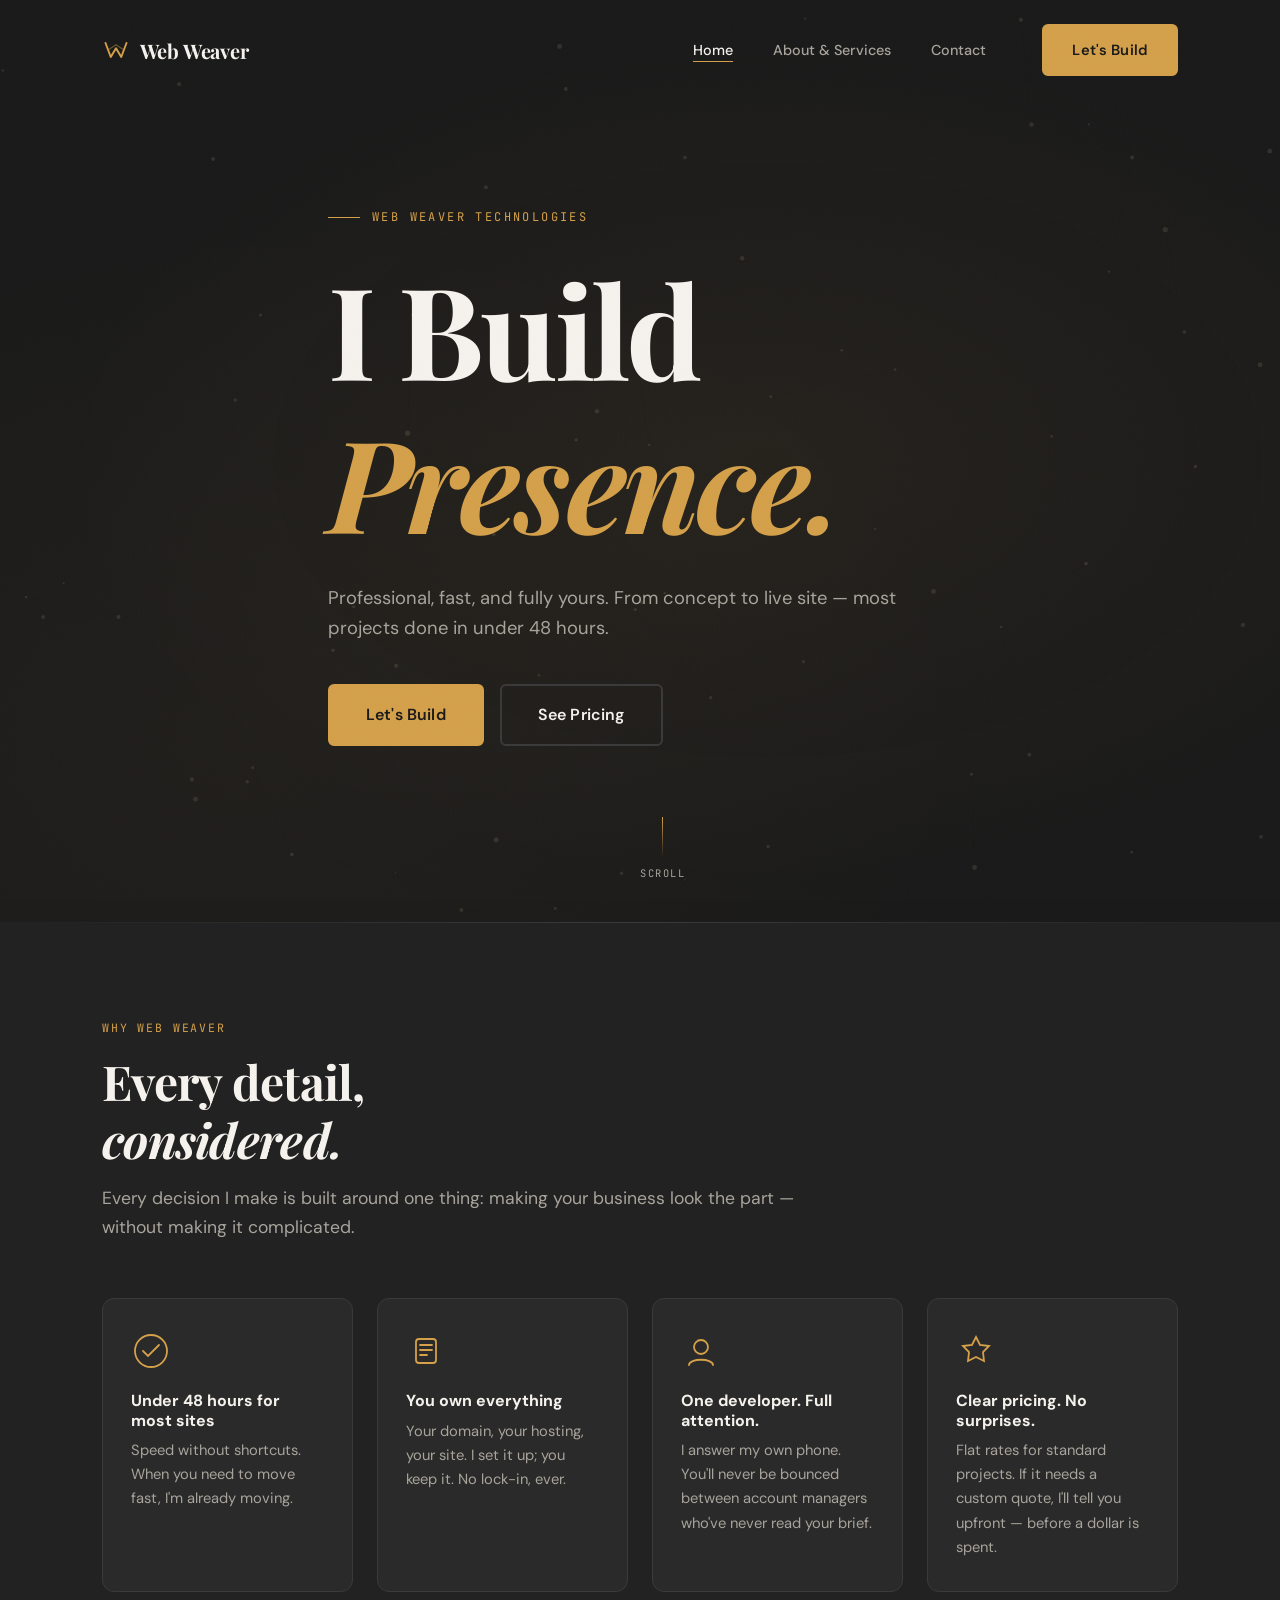
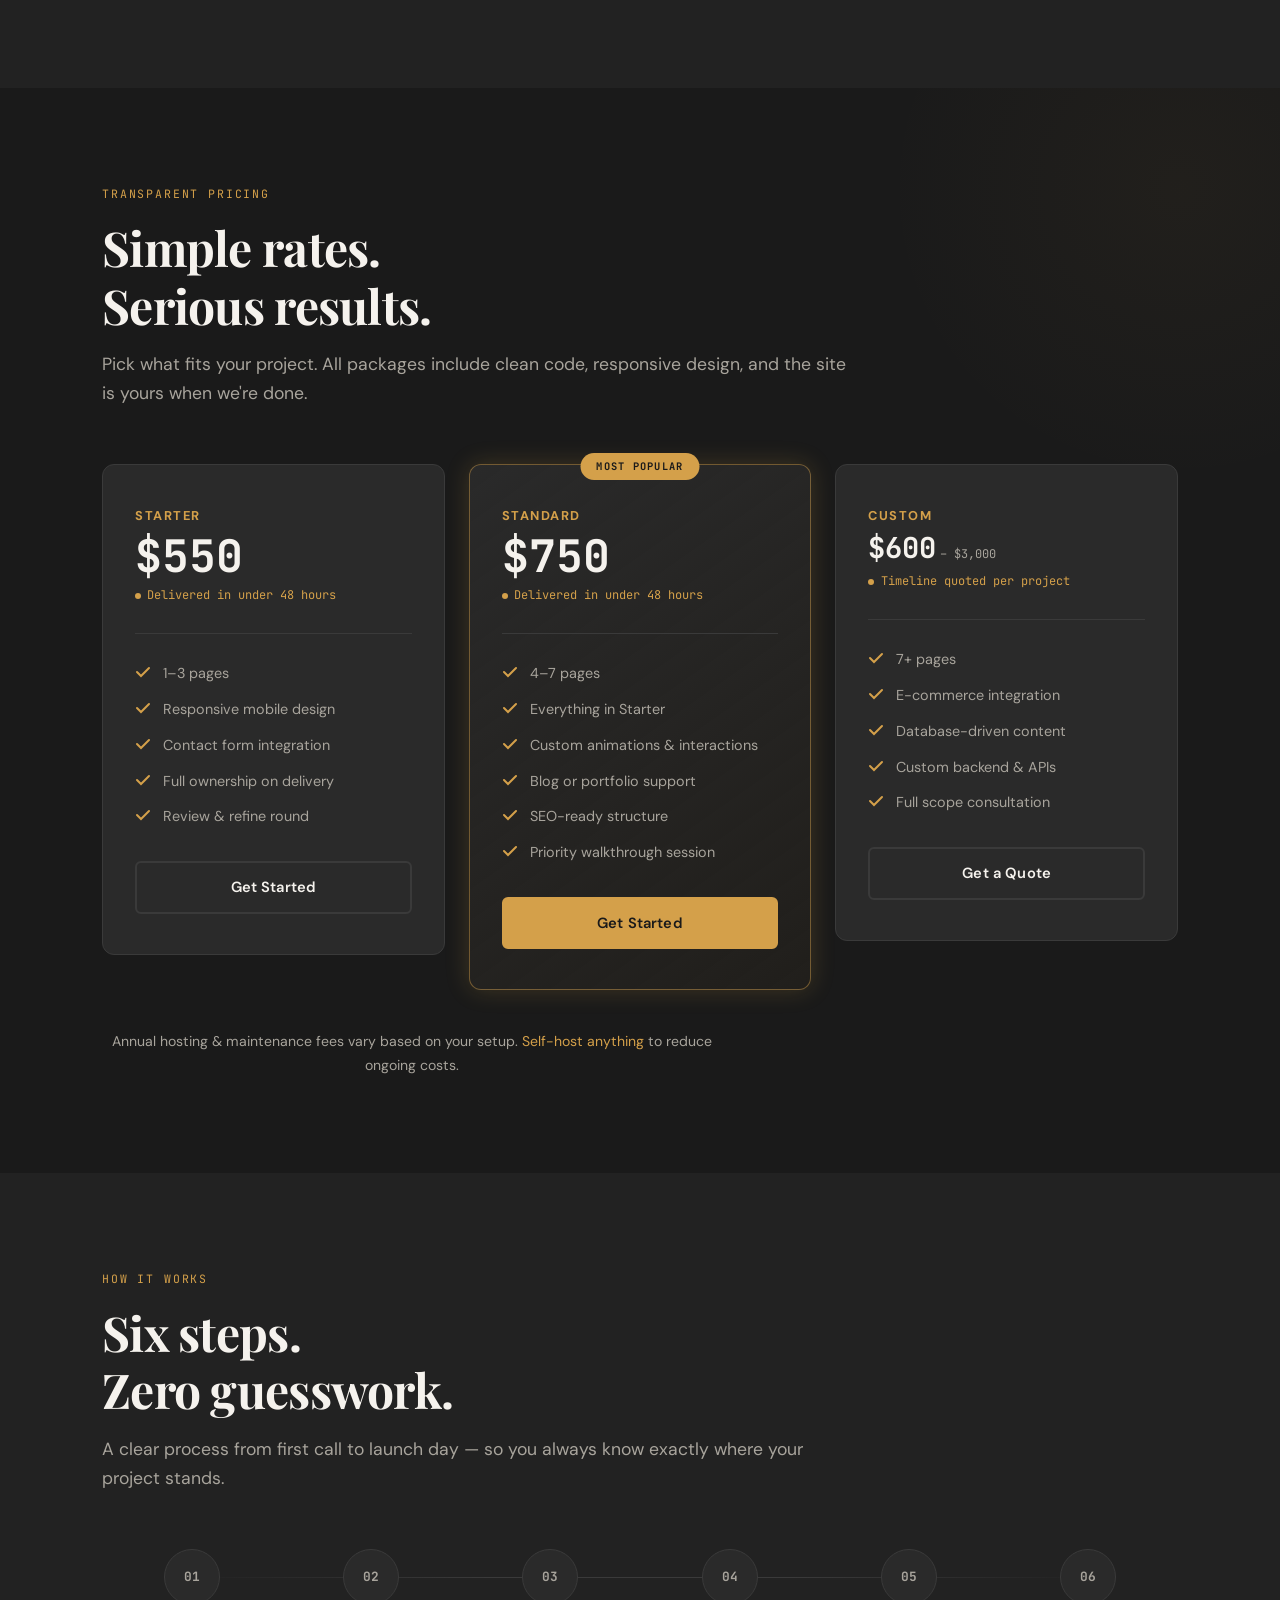
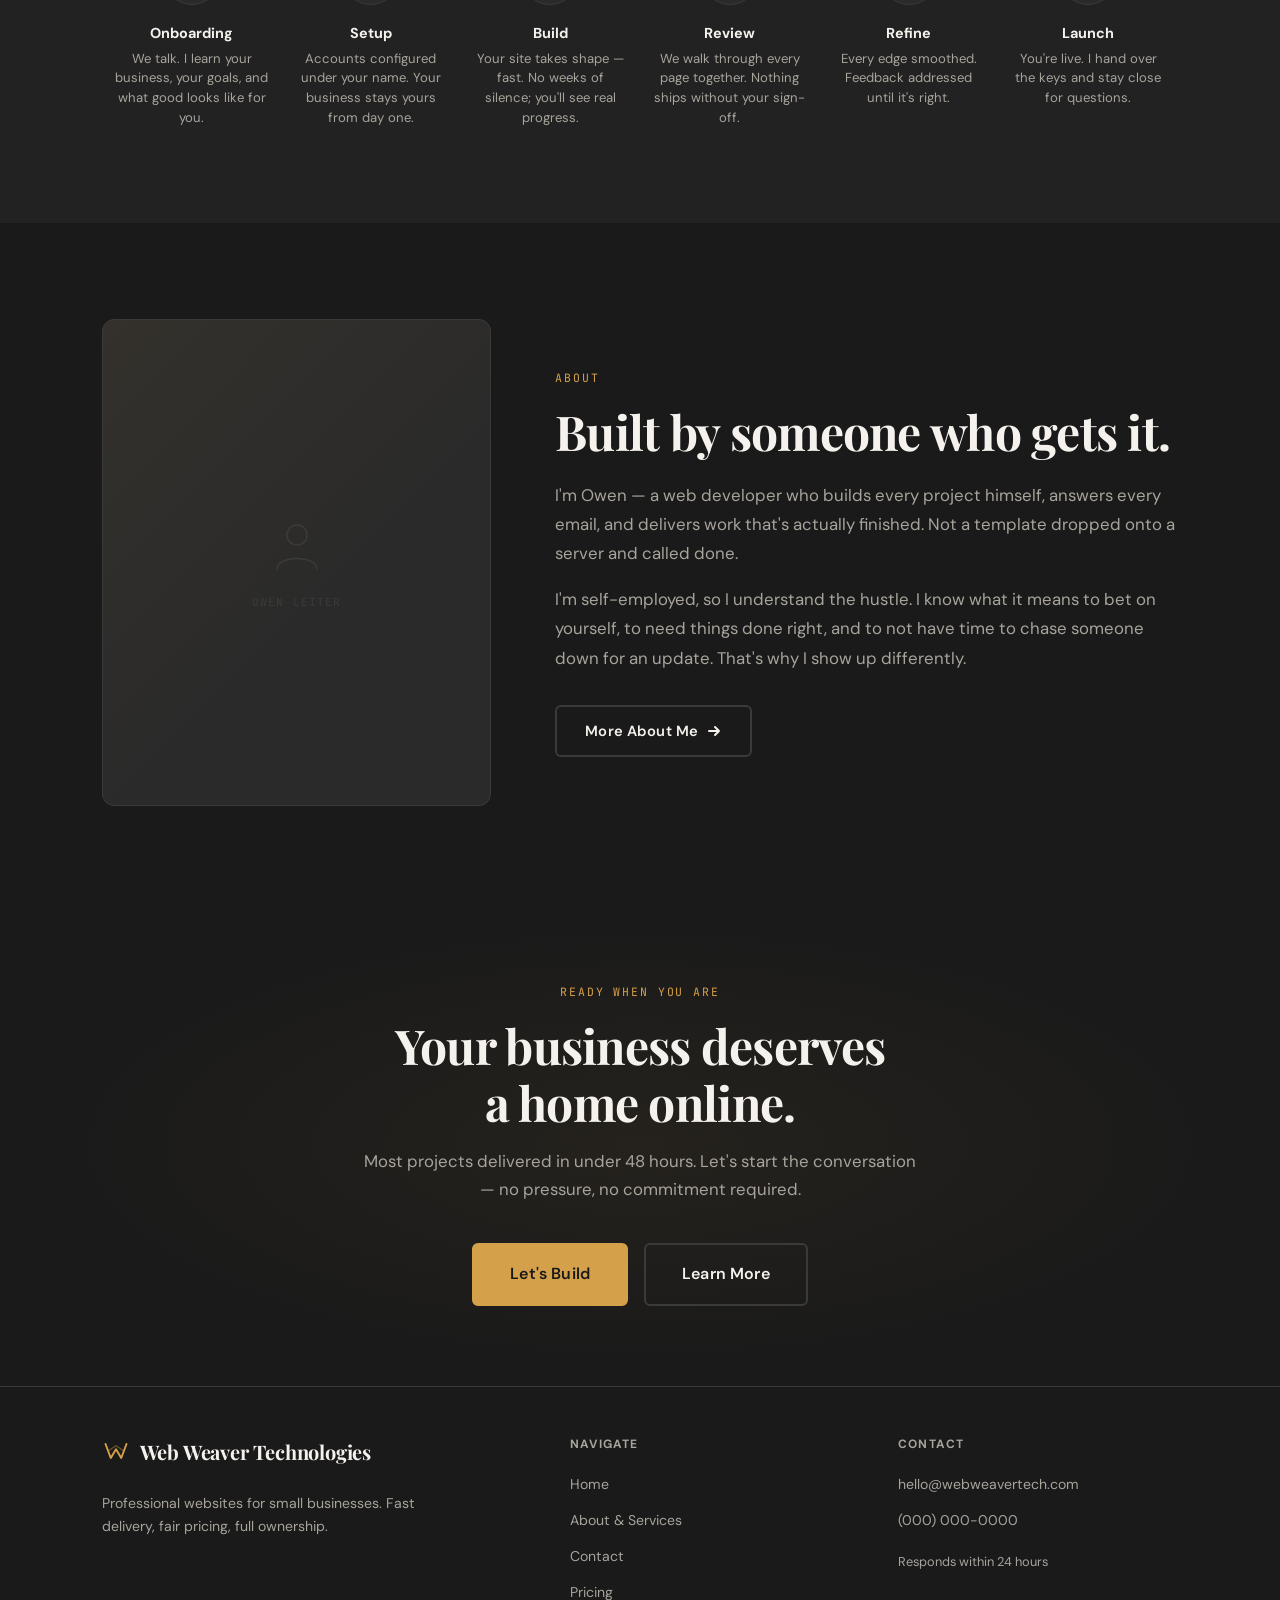
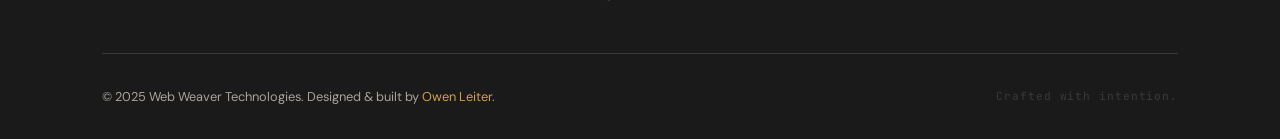
<file: index.html>
<!DOCTYPE html>
<html lang="en">
<head>
  <meta charset="UTF-8" />
  <meta name="viewport" content="width=device-width, initial-scale=1.0" />
  <meta name="description" content="Web Weaver Technologies — Professional websites delivered in under 48 hours. Built by Owen Leiter for small businesses that mean business." />
  <title>Web Weaver Technologies</title>

  <!-- Fonts -->
  <link rel="preconnect" href="https://fonts.googleapis.com" />
  <link rel="preconnect" href="https://fonts.gstatic.com" crossorigin />
  <link href="https://fonts.googleapis.com/css2?family=Playfair+Display:ital,wght@0,600;0,700;1,600;1,700&family=DM+Sans:wght@400;500;600;700&family=JetBrains+Mono:wght@400;700&display=swap" rel="stylesheet" />

  <link rel="stylesheet" href="css/style.css" />
</head>
<body>

  <!-- ── NAVIGATION ─────────────────────────── -->
  <nav class="nav" role="navigation" aria-label="Main navigation">
    <div class="nav__inner">
      <a href="index.html" class="nav__logo">
        <!-- Logo mark: woven W -->
        <div class="nav__logo-mark" aria-hidden="true">
          <svg viewBox="0 0 32 32" fill="none" xmlns="http://www.w3.org/2000/svg">
            <path d="M4 8 L10 24 L16 14 L22 24 L28 8" stroke="#d4a04a" stroke-width="2.2" stroke-linecap="round" stroke-linejoin="round"/>
            <path d="M7 16 L16 10 L25 16" stroke="#d4a04a" stroke-width="1.2" stroke-linecap="round" stroke-opacity="0.45"/>
          </svg>
        </div>
        Web Weaver
      </a>

      <ul class="nav__links" role="list">
        <li><a href="index.html" class="nav__link">Home</a></li>
        <li><a href="about.html" class="nav__link">About &amp; Services</a></li>
        <li><a href="contact.html" class="nav__link">Contact</a></li>
        <li class="nav__cta">
          <a href="contact.html" class="btn btn-primary">Let's Build</a>
        </li>
      </ul>

      <button class="nav__toggle" aria-label="Open menu" aria-expanded="false">
        <span></span><span></span><span></span>
      </button>
    </div>
  </nav>

  <!-- ── HERO ───────────────────────────────── -->
  <section class="hero" aria-label="Hero">
    <canvas id="hero-canvas" aria-hidden="true"></canvas>
    <div class="hero__gradient" aria-hidden="true"></div>

    <div class="hero__content container">
      <span class="hero__eyebrow">Web Weaver Technologies</span>

      <h1 class="hero__headline">
        I Build<br>
        <em>Presence.</em>
      </h1>

      <p class="hero__sub">
        Professional, fast, and fully yours. From concept to live site — most
        projects done in under 48 hours.
      </p>

      <div class="hero__ctas">
        <a href="contact.html" class="btn btn-primary btn-lg">Let's Build</a>
        <a href="#pricing" class="btn btn-ghost btn-lg">See Pricing</a>
      </div>
    </div>

    <div class="hero__scroll" aria-hidden="true">
      <div class="hero__scroll-line"></div>
      <span>Scroll</span>
    </div>
  </section>

  <!-- ── PITCH / VALUE PROPS ────────────────── -->
  <section class="pitch" id="pitch" aria-labelledby="pitch-heading">
    <div class="container">
      <div class="section-header" data-reveal>
        <span class="section-label">Why Web Weaver</span>
        <h2 id="pitch-heading">Every detail,<br><em>considered.</em></h2>
        <p>Every decision I make is built around one thing: making your business look the part — without making it complicated.</p>
      </div>

      <div class="pitch__grid" data-reveal>
        <div class="pitch__card" data-stagger>
          <div class="pitch__icon" aria-hidden="true">
            <svg viewBox="0 0 40 40" fill="none" xmlns="http://www.w3.org/2000/svg" stroke="currentColor" stroke-width="1.8" stroke-linecap="round">
              <circle cx="20" cy="20" r="16"/>
              <polyline points="12,20 17,25 28,14"/>
            </svg>
          </div>
          <h3>Under 48 hours for most sites</h3>
          <p>Speed without shortcuts. When you need to move fast, I'm already moving.</p>
        </div>

        <div class="pitch__card" data-stagger>
          <div class="pitch__icon" aria-hidden="true">
            <svg viewBox="0 0 40 40" fill="none" xmlns="http://www.w3.org/2000/svg" stroke="currentColor" stroke-width="1.8" stroke-linecap="round">
              <rect x="10" y="8" width="20" height="24" rx="3"/>
              <line x1="14" y1="14" x2="26" y2="14"/>
              <line x1="14" y1="19" x2="26" y2="19"/>
              <line x1="14" y1="24" x2="21" y2="24"/>
            </svg>
          </div>
          <h3>You own everything</h3>
          <p>Your domain, your hosting, your site. I set it up; you keep it. No lock-in, ever.</p>
        </div>

        <div class="pitch__card" data-stagger>
          <div class="pitch__icon" aria-hidden="true">
            <svg viewBox="0 0 40 40" fill="none" xmlns="http://www.w3.org/2000/svg" stroke="currentColor" stroke-width="1.8" stroke-linecap="round">
              <circle cx="20" cy="16" r="7"/>
              <path d="M8,34 C8,27 32,27 32,34"/>
            </svg>
          </div>
          <h3>One developer. Full attention.</h3>
          <p>I answer my own phone. You'll never be bounced between account managers who've never read your brief.</p>
        </div>

        <div class="pitch__card" data-stagger>
          <div class="pitch__icon" aria-hidden="true">
            <svg viewBox="0 0 40 40" fill="none" xmlns="http://www.w3.org/2000/svg" stroke="currentColor" stroke-width="1.8" stroke-linecap="round">
              <path d="M20 6 L24 14 L33 15 L27 21 L28 30 L20 26 L12 30 L13 21 L7 15 L16 14 Z"/>
            </svg>
          </div>
          <h3>Clear pricing. No surprises.</h3>
          <p>Flat rates for standard projects. If it needs a custom quote, I'll tell you upfront — before a dollar is spent.</p>
        </div>
      </div>
    </div>
  </section>

  <!-- ── PRICING ────────────────────────────── -->
  <section class="pricing" id="pricing" aria-labelledby="pricing-heading">
    <div class="container">
      <div class="section-header" data-reveal>
        <span class="section-label">Transparent Pricing</span>
        <h2 id="pricing-heading">Simple rates.<br>Serious results.</h2>
        <p>Pick what fits your project. All packages include clean code, responsive design, and the site is yours when we're done.</p>
      </div>

      <div class="pricing__grid" data-reveal>

        <!-- Starter -->
        <div class="pricing-card" data-stagger>
          <div class="pricing-card__name">Starter</div>
          <div class="pricing-card__price">
            <span class="pricing-card__amount">$550</span>
          </div>
          <div class="pricing-card__turnaround">Delivered in under 48 hours</div>
          <div class="pricing-card__divider"></div>
          <ul class="pricing-card__features">
            <li class="pricing-card__feature">
              <svg class="pricing-card__feature-icon" viewBox="0 0 16 16" fill="none" stroke="currentColor" stroke-width="2" stroke-linecap="round"><polyline points="2 8 6 12 14 4"/></svg>
              1–3 pages
            </li>
            <li class="pricing-card__feature">
              <svg class="pricing-card__feature-icon" viewBox="0 0 16 16" fill="none" stroke="currentColor" stroke-width="2" stroke-linecap="round"><polyline points="2 8 6 12 14 4"/></svg>
              Responsive mobile design
            </li>
            <li class="pricing-card__feature">
              <svg class="pricing-card__feature-icon" viewBox="0 0 16 16" fill="none" stroke="currentColor" stroke-width="2" stroke-linecap="round"><polyline points="2 8 6 12 14 4"/></svg>
              Contact form integration
            </li>
            <li class="pricing-card__feature">
              <svg class="pricing-card__feature-icon" viewBox="0 0 16 16" fill="none" stroke="currentColor" stroke-width="2" stroke-linecap="round"><polyline points="2 8 6 12 14 4"/></svg>
              Full ownership on delivery
            </li>
            <li class="pricing-card__feature">
              <svg class="pricing-card__feature-icon" viewBox="0 0 16 16" fill="none" stroke="currentColor" stroke-width="2" stroke-linecap="round"><polyline points="2 8 6 12 14 4"/></svg>
              Review &amp; refine round
            </li>
          </ul>
          <a href="onboarding.html?plan=starter" class="btn btn-ghost" style="width:100%;justify-content:center;">Get Started</a>
        </div>

        <!-- Standard (featured) -->
        <div class="pricing-card pricing-card--featured" data-stagger>
          <div class="pricing-card__badge">Most Popular</div>
          <div class="pricing-card__name">Standard</div>
          <div class="pricing-card__price">
            <span class="pricing-card__amount">$750</span>
          </div>
          <div class="pricing-card__turnaround">Delivered in under 48 hours</div>
          <div class="pricing-card__divider"></div>
          <ul class="pricing-card__features">
            <li class="pricing-card__feature">
              <svg class="pricing-card__feature-icon" viewBox="0 0 16 16" fill="none" stroke="currentColor" stroke-width="2" stroke-linecap="round"><polyline points="2 8 6 12 14 4"/></svg>
              4–7 pages
            </li>
            <li class="pricing-card__feature">
              <svg class="pricing-card__feature-icon" viewBox="0 0 16 16" fill="none" stroke="currentColor" stroke-width="2" stroke-linecap="round"><polyline points="2 8 6 12 14 4"/></svg>
              Everything in Starter
            </li>
            <li class="pricing-card__feature">
              <svg class="pricing-card__feature-icon" viewBox="0 0 16 16" fill="none" stroke="currentColor" stroke-width="2" stroke-linecap="round"><polyline points="2 8 6 12 14 4"/></svg>
              Custom animations &amp; interactions
            </li>
            <li class="pricing-card__feature">
              <svg class="pricing-card__feature-icon" viewBox="0 0 16 16" fill="none" stroke="currentColor" stroke-width="2" stroke-linecap="round"><polyline points="2 8 6 12 14 4"/></svg>
              Blog or portfolio support
            </li>
            <li class="pricing-card__feature">
              <svg class="pricing-card__feature-icon" viewBox="0 0 16 16" fill="none" stroke="currentColor" stroke-width="2" stroke-linecap="round"><polyline points="2 8 6 12 14 4"/></svg>
              SEO-ready structure
            </li>
            <li class="pricing-card__feature">
              <svg class="pricing-card__feature-icon" viewBox="0 0 16 16" fill="none" stroke="currentColor" stroke-width="2" stroke-linecap="round"><polyline points="2 8 6 12 14 4"/></svg>
              Priority walkthrough session
            </li>
          </ul>
          <a href="onboarding.html?plan=standard" class="btn btn-primary" style="width:100%;justify-content:center;">Get Started</a>
        </div>

        <!-- Custom -->
        <div class="pricing-card" data-stagger>
          <div class="pricing-card__name">Custom</div>
          <div class="pricing-card__price">
            <span class="pricing-card__amount pricing-card__amount--range">$600</span>
            <span class="pricing-card__suffix">– $3,000</span>
          </div>
          <div class="pricing-card__turnaround">Timeline quoted per project</div>
          <div class="pricing-card__divider"></div>
          <ul class="pricing-card__features">
            <li class="pricing-card__feature">
              <svg class="pricing-card__feature-icon" viewBox="0 0 16 16" fill="none" stroke="currentColor" stroke-width="2" stroke-linecap="round"><polyline points="2 8 6 12 14 4"/></svg>
              7+ pages
            </li>
            <li class="pricing-card__feature">
              <svg class="pricing-card__feature-icon" viewBox="0 0 16 16" fill="none" stroke="currentColor" stroke-width="2" stroke-linecap="round"><polyline points="2 8 6 12 14 4"/></svg>
              E-commerce integration
            </li>
            <li class="pricing-card__feature">
              <svg class="pricing-card__feature-icon" viewBox="0 0 16 16" fill="none" stroke="currentColor" stroke-width="2" stroke-linecap="round"><polyline points="2 8 6 12 14 4"/></svg>
              Database-driven content
            </li>
            <li class="pricing-card__feature">
              <svg class="pricing-card__feature-icon" viewBox="0 0 16 16" fill="none" stroke="currentColor" stroke-width="2" stroke-linecap="round"><polyline points="2 8 6 12 14 4"/></svg>
              Custom backend &amp; APIs
            </li>
            <li class="pricing-card__feature">
              <svg class="pricing-card__feature-icon" viewBox="0 0 16 16" fill="none" stroke="currentColor" stroke-width="2" stroke-linecap="round"><polyline points="2 8 6 12 14 4"/></svg>
              Full scope consultation
            </li>
          </ul>
          <a href="onboarding.html?plan=custom" class="btn btn-ghost" style="width:100%;justify-content:center;">Get a Quote</a>
        </div>

      </div>

      <p class="pricing__note" data-reveal>
        Annual hosting &amp; maintenance fees vary based on your setup.
        <a href="about.html#services">Self-host anything</a> to reduce ongoing costs.
      </p>
    </div>
  </section>

  <!-- ── PROCESS ────────────────────────────── -->
  <section class="process" id="process" aria-labelledby="process-heading">
    <div class="container">
      <div class="section-header" data-reveal>
        <span class="section-label">How It Works</span>
        <h2 id="process-heading">Six steps.<br>Zero guesswork.</h2>
        <p>A clear process from first call to launch day — so you always know exactly where your project stands.</p>
      </div>

      <div class="process__timeline" role="list">
        <div class="process__step" role="listitem">
          <div class="process__num" aria-hidden="true">01</div>
          <h3 class="process__step-title">Onboarding</h3>
          <p class="process__step-desc">We talk. I learn your business, your goals, and what good looks like for you.</p>
        </div>
        <div class="process__step" role="listitem">
          <div class="process__num" aria-hidden="true">02</div>
          <h3 class="process__step-title">Setup</h3>
          <p class="process__step-desc">Accounts configured under your name. Your business stays yours from day one.</p>
        </div>
        <div class="process__step" role="listitem">
          <div class="process__num" aria-hidden="true">03</div>
          <h3 class="process__step-title">Build</h3>
          <p class="process__step-desc">Your site takes shape — fast. No weeks of silence; you'll see real progress.</p>
        </div>
        <div class="process__step" role="listitem">
          <div class="process__num" aria-hidden="true">04</div>
          <h3 class="process__step-title">Review</h3>
          <p class="process__step-desc">We walk through every page together. Nothing ships without your sign-off.</p>
        </div>
        <div class="process__step" role="listitem">
          <div class="process__num" aria-hidden="true">05</div>
          <h3 class="process__step-title">Refine</h3>
          <p class="process__step-desc">Every edge smoothed. Feedback addressed until it's right.</p>
        </div>
        <div class="process__step" role="listitem">
          <div class="process__num" aria-hidden="true">06</div>
          <h3 class="process__step-title">Launch</h3>
          <p class="process__step-desc">You're live. I hand over the keys and stay close for questions.</p>
        </div>
      </div>
    </div>
  </section>

  <!-- ── ABOUT TEASER ───────────────────────── -->
  <section class="about-teaser" aria-labelledby="about-teaser-heading">
    <div class="container">
      <div class="about-teaser__inner" data-reveal>
        <div class="about-teaser__photo">
          <div class="about-teaser__photo-placeholder">
            <svg viewBox="0 0 64 64" fill="none" xmlns="http://www.w3.org/2000/svg" stroke="currentColor" stroke-width="1.5" stroke-linecap="round">
              <circle cx="32" cy="22" r="10"/>
              <path d="M12,56 C12,42 52,42 52,56"/>
            </svg>
            <span class="about-teaser__photo-label">Owen Leiter</span>
          </div>
        </div>

        <div class="about-teaser__content">
          <span class="section-label">About</span>
          <h2 id="about-teaser-heading">Built by someone who gets it.</h2>
          <p>
            I'm Owen — a web developer who builds every project himself, answers every email, and
            delivers work that's actually finished. Not a template dropped onto a server and called done.
          </p>
          <p>
            I'm self-employed, so I understand the hustle. I know what it means to bet on yourself,
            to need things done right, and to not have time to chase someone down for an update.
            That's why I show up differently.
          </p>
          <a href="about.html" class="btn btn-ghost">
            More About Me
            <svg width="16" height="16" viewBox="0 0 16 16" fill="none" stroke="currentColor" stroke-width="2" stroke-linecap="round" stroke-linejoin="round" aria-hidden="true"><path d="M3 8h10M9 4l4 4-4 4"/></svg>
          </a>
        </div>
      </div>
    </div>
  </section>

  <!-- ── CTA BAND ───────────────────────────── -->
  <section class="cta-band" aria-labelledby="cta-heading">
    <div class="container cta-band__inner" data-reveal>
      <span class="section-label" style="display:block;text-align:center;">Ready when you are</span>
      <h2 id="cta-heading">Your business deserves<br>a home online.</h2>
      <p>Most projects delivered in under 48 hours. Let's start the conversation — no pressure, no commitment required.</p>
      <div class="cta-band__actions">
        <a href="contact.html" class="btn btn-primary btn-lg">Let's Build</a>
        <a href="about.html" class="btn btn-ghost btn-lg">Learn More</a>
      </div>
    </div>
  </section>

  <!-- ── FOOTER ─────────────────────────────── -->
  <footer class="footer" role="contentinfo">
    <div class="container">
      <div class="footer__inner">
        <div class="footer__brand">
          <a href="index.html" class="nav__logo" style="margin-bottom:0.75rem;display:inline-flex;">
            <div class="nav__logo-mark" aria-hidden="true">
              <svg viewBox="0 0 32 32" fill="none" xmlns="http://www.w3.org/2000/svg">
                <path d="M4 8 L10 24 L16 14 L22 24 L28 8" stroke="#d4a04a" stroke-width="2.2" stroke-linecap="round" stroke-linejoin="round"/>
                <path d="M7 16 L16 10 L25 16" stroke="#d4a04a" stroke-width="1.2" stroke-linecap="round" stroke-opacity="0.45"/>
              </svg>
            </div>
            Web Weaver Technologies
          </a>
          <p>Professional websites for small businesses. Fast delivery, fair pricing, full ownership.</p>
        </div>

        <div>
          <p class="footer__heading">Navigate</p>
          <ul class="footer__links" role="list">
            <li><a href="index.html" class="footer__link">Home</a></li>
            <li><a href="about.html" class="footer__link">About &amp; Services</a></li>
            <li><a href="contact.html" class="footer__link">Contact</a></li>
            <li><a href="#pricing" class="footer__link">Pricing</a></li>
          </ul>
        </div>

        <div>
          <p class="footer__heading">Contact</p>
          <ul class="footer__links" role="list">
            <li><a href="mailto:hello@webweavertech.com" class="footer__link">hello@webweavertech.com</a></li>
            <li><a href="tel:+10000000000" class="footer__link">(000) 000-0000</a></li>
            <li style="margin-top:0.5rem;font-size:0.8rem;color:var(--text-secondary);">Responds within 24 hours</li>
          </ul>
        </div>
      </div>

      <div class="footer__bottom">
        <p class="footer__copy">&copy; 2025 Web Weaver Technologies. Designed &amp; built by <a href="about.html">Owen Leiter</a>.</p>
        <span class="footer__tagline">Crafted with intention.</span>
      </div>
    </div>
  </footer>

  <script src="js/main.js"></script>
</body>
</html>
</file>
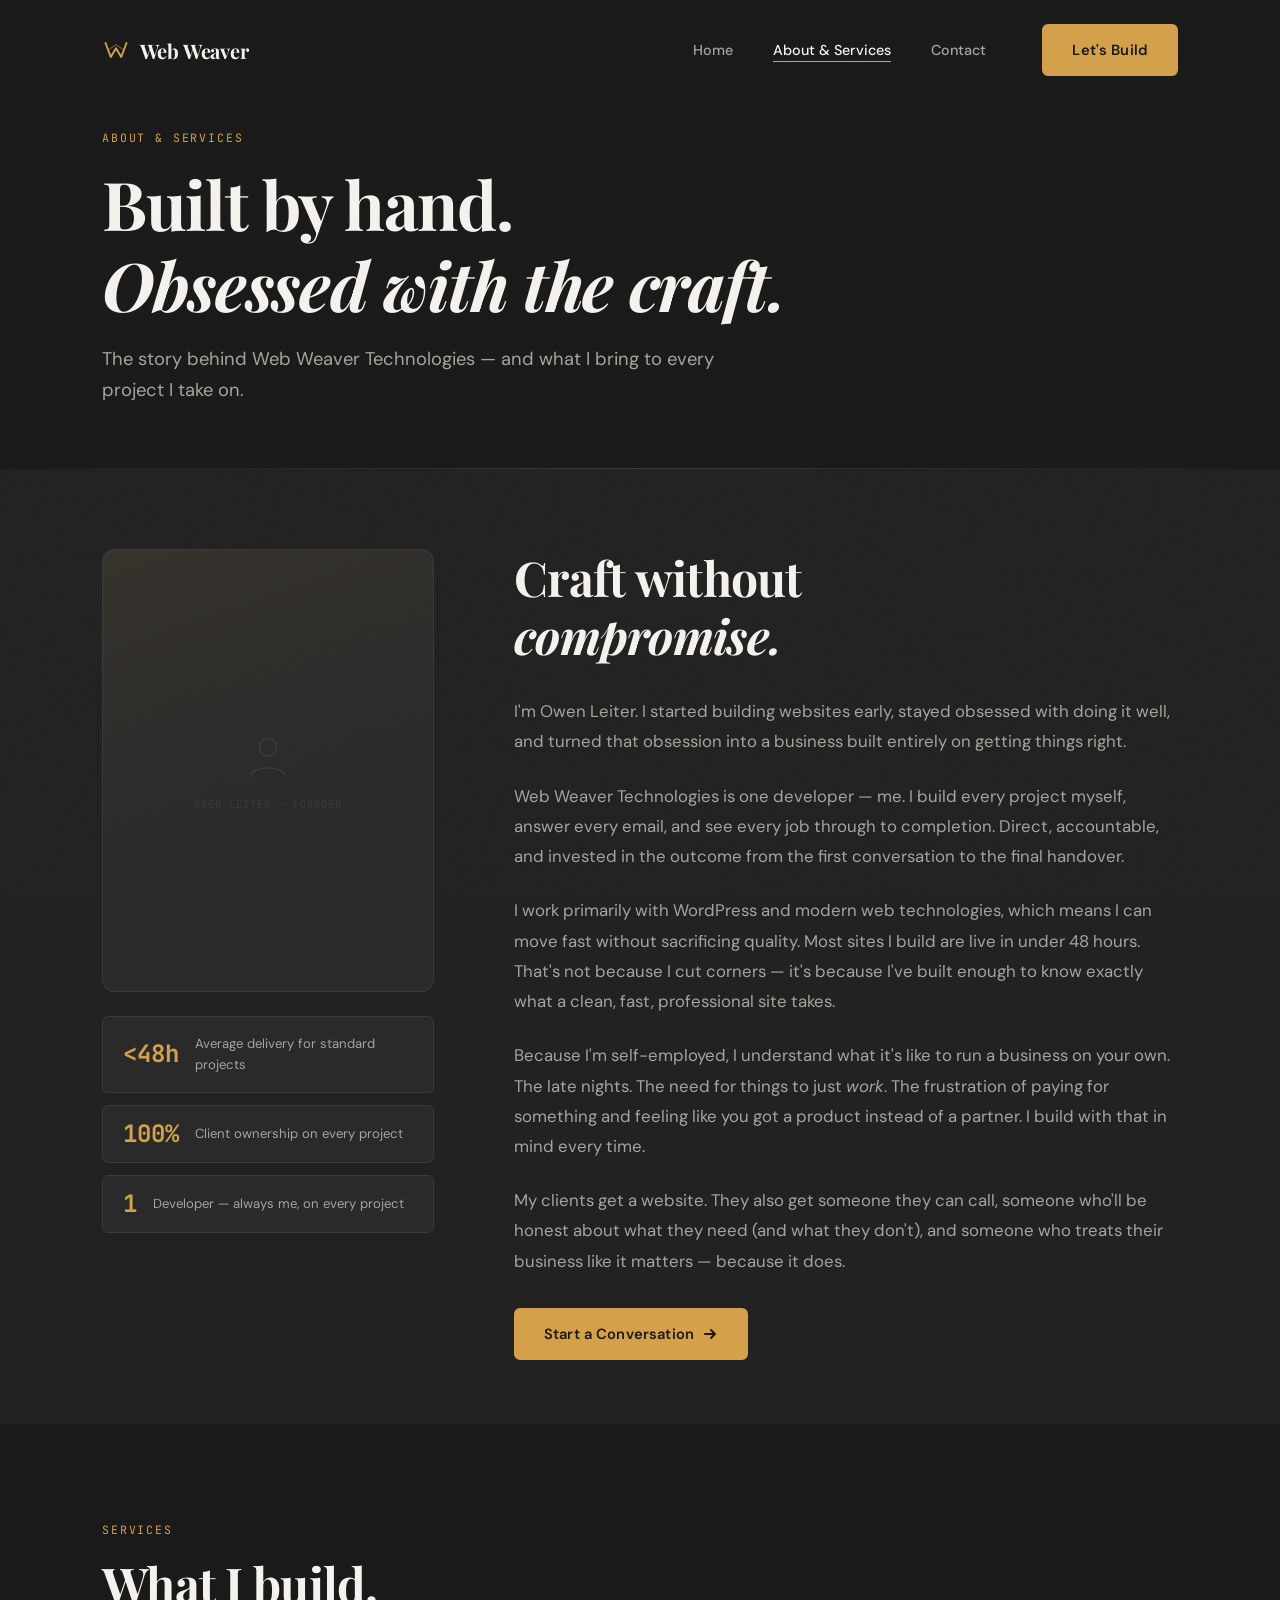
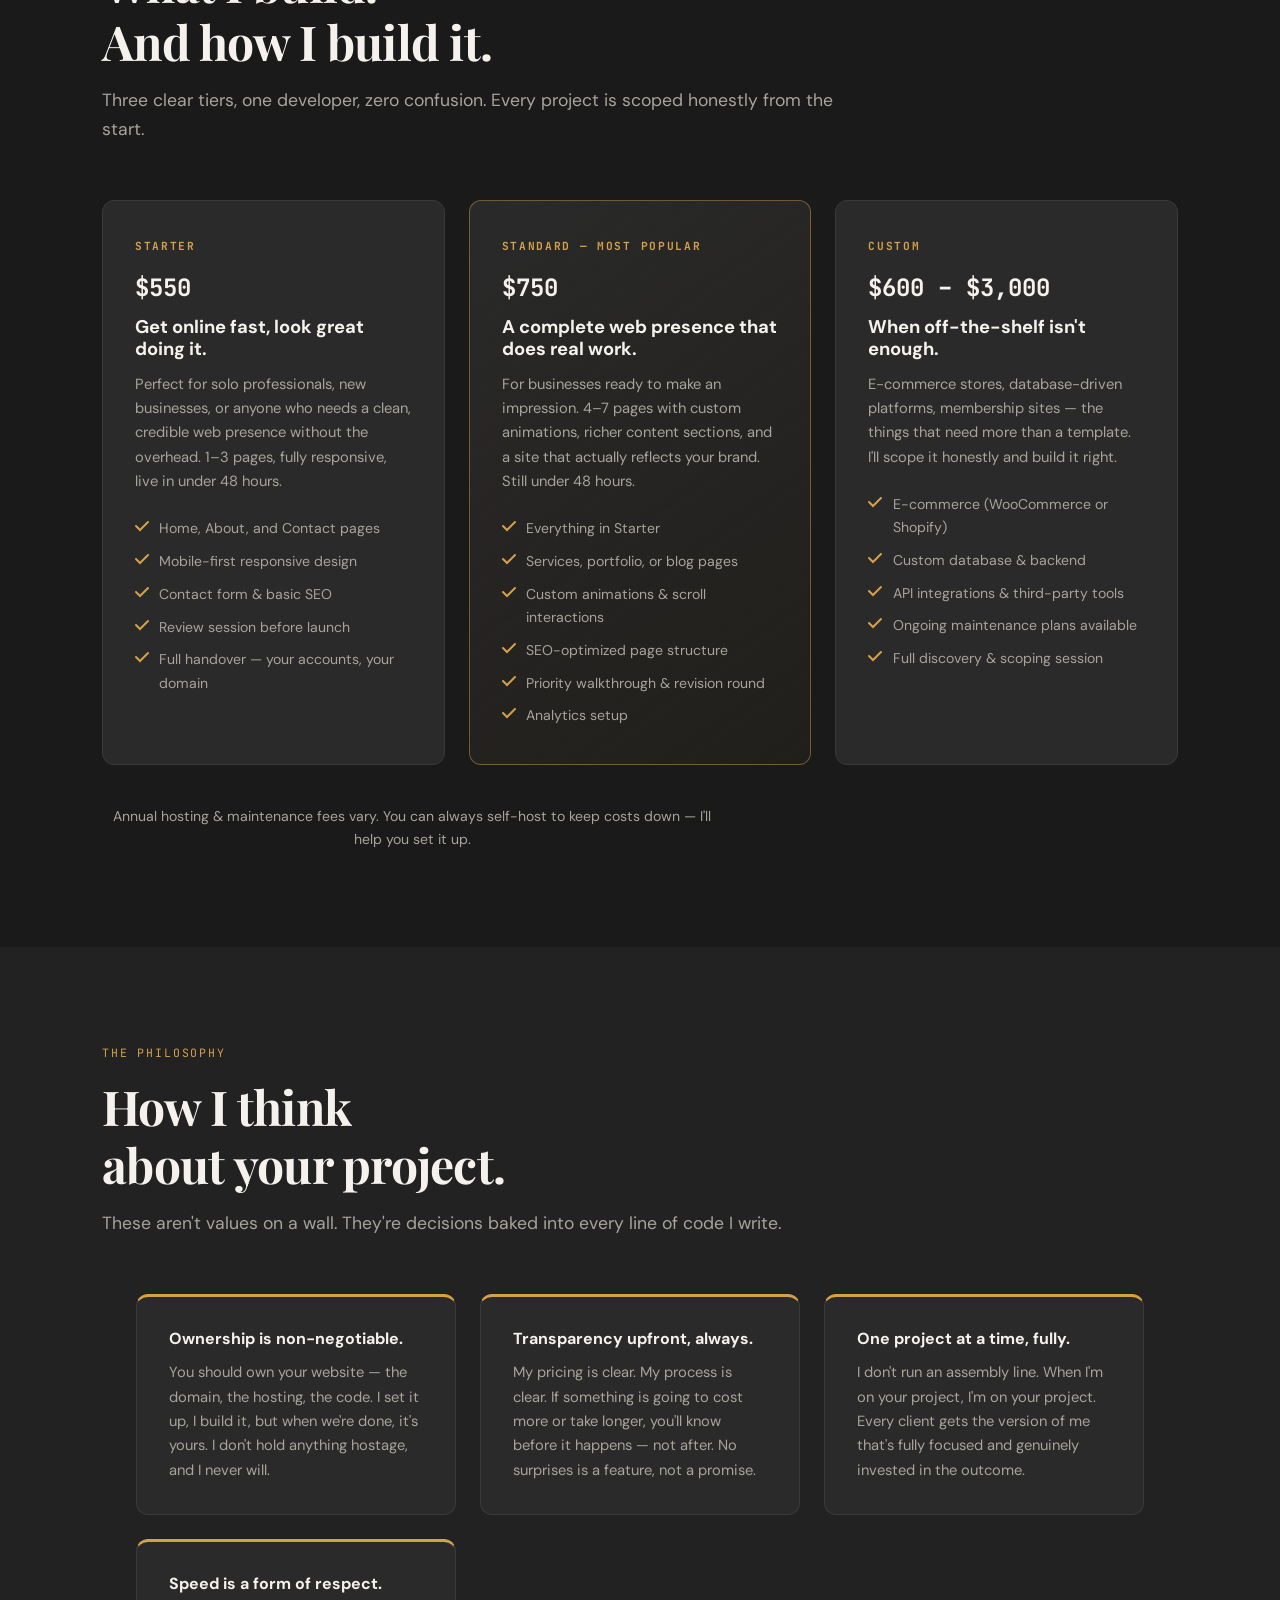
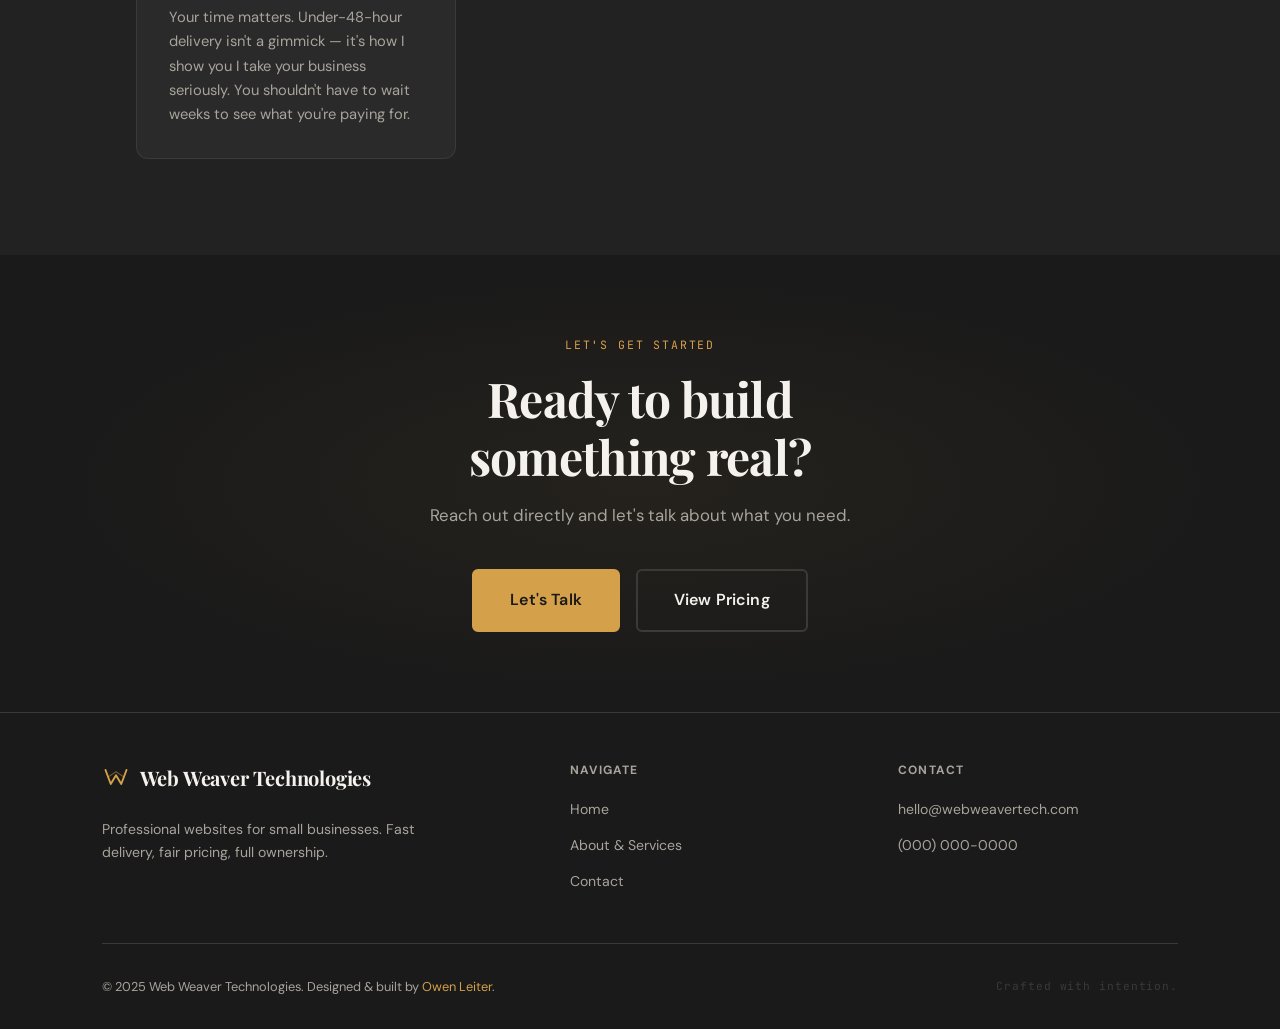
<file: about.html>
<!DOCTYPE html>
<html lang="en">
<head>
  <meta charset="UTF-8" />
  <meta name="viewport" content="width=device-width, initial-scale=1.0" />
  <meta name="description" content="About Owen Leiter and Web Weaver Technologies — the story, the services, and the philosophy behind every project." />
  <title>About &amp; Services — Web Weaver Technologies</title>

  <link rel="preconnect" href="https://fonts.googleapis.com" />
  <link rel="preconnect" href="https://fonts.gstatic.com" crossorigin />
  <link href="https://fonts.googleapis.com/css2?family=Playfair+Display:ital,wght@0,600;0,700;1,600;1,700&family=DM+Sans:wght@400;500;600;700&family=JetBrains+Mono:wght@400;700&display=swap" rel="stylesheet" />

  <link rel="stylesheet" href="css/style.css" />
</head>
<body>

  <!-- ── NAVIGATION ─────────────────────────── -->
  <nav class="nav" role="navigation" aria-label="Main navigation">
    <div class="nav__inner">
      <a href="index.html" class="nav__logo">
        <div class="nav__logo-mark" aria-hidden="true">
          <svg viewBox="0 0 32 32" fill="none" xmlns="http://www.w3.org/2000/svg">
            <path d="M4 8 L10 24 L16 14 L22 24 L28 8" stroke="#d4a04a" stroke-width="2.2" stroke-linecap="round" stroke-linejoin="round"/>
            <path d="M7 16 L16 10 L25 16" stroke="#d4a04a" stroke-width="1.2" stroke-linecap="round" stroke-opacity="0.45"/>
          </svg>
        </div>
        Web Weaver
      </a>

      <ul class="nav__links" role="list">
        <li><a href="index.html" class="nav__link">Home</a></li>
        <li><a href="about.html" class="nav__link">About &amp; Services</a></li>
        <li><a href="contact.html" class="nav__link">Contact</a></li>
        <li class="nav__cta">
          <a href="contact.html" class="btn btn-primary">Let's Build</a>
        </li>
      </ul>

      <button class="nav__toggle" aria-label="Open menu" aria-expanded="false">
        <span></span><span></span><span></span>
      </button>
    </div>
  </nav>

  <!-- ── PAGE HERO ──────────────────────────── -->
  <header class="page-hero" aria-labelledby="page-heading">
    <div class="container">
      <div class="page-hero__inner">
        <span class="section-label">About &amp; Services</span>
        <h1 id="page-heading">Built by hand.<br><em>Obsessed with the craft.</em></h1>
        <p>The story behind Web Weaver Technologies — and what I bring to every project I take on.</p>
      </div>
    </div>
  </header>

  <!-- ── STORY ──────────────────────────────── -->
  <section class="story" aria-labelledby="story-heading" style="background:var(--bg-primary);padding:5rem 0 4rem;">
    <div class="container">
      <div class="story__inner" data-reveal>

        <!-- LEFT: Photo + stats -->
        <div class="story__sticky">
          <div class="story__photo">
            <div class="story__photo-inner">
              <svg viewBox="0 0 64 64" fill="none" xmlns="http://www.w3.org/2000/svg" stroke="currentColor" stroke-width="1.5" stroke-linecap="round">
                <circle cx="32" cy="22" r="10"/>
                <path d="M12,56 C12,42 52,42 52,56"/>
              </svg>
              <span class="story__photo-caption">Owen Leiter — Founder</span>
            </div>
          </div>

          <div class="story__stats">
            <div class="story__stat">
              <span class="story__stat-num">&lt;48h</span>
              <p class="story__stat-label">Average delivery for standard projects</p>
            </div>
            <div class="story__stat">
              <span class="story__stat-num">100%</span>
              <p class="story__stat-label">Client ownership on every project</p>
            </div>
            <div class="story__stat">
              <span class="story__stat-num">1</span>
              <p class="story__stat-label">Developer — always me, on every project</p>
            </div>
          </div>
        </div>

        <!-- RIGHT: Text -->
        <div class="story__text">
          <h2 id="story-heading">Craft without<br><em>compromise.</em></h2>

          <p>
            I'm Owen Leiter. I started building websites early, stayed obsessed with doing it well,
            and turned that obsession into a business built entirely on getting things right.
          </p>

          <p>
            Web Weaver Technologies is one developer — me. I build every project myself, answer
            every email, and see every job through to completion. Direct, accountable, and
            invested in the outcome from the first conversation to the final handover.
          </p>

          <p>
            I work primarily with WordPress and modern web technologies, which means I can move fast
            without sacrificing quality. Most sites I build are live in under 48 hours. That's not
            because I cut corners — it's because I've built enough to know exactly what a clean,
            fast, professional site takes.
          </p>

          <p>
            Because I'm self-employed, I understand what it's like to run a business on your own.
            The late nights. The need for things to just <em>work</em>. The frustration of paying for
            something and feeling like you got a product instead of a partner. I build with that in
            mind every time.
          </p>

          <p>
            My clients get a website. They also get someone they can call, someone who'll be honest
            about what they need (and what they don't), and someone who treats their business like
            it matters — because it does.
          </p>

          <a href="contact.html" class="btn btn-primary" style="margin-top:0.5rem;">
            Start a Conversation
            <svg width="16" height="16" viewBox="0 0 16 16" fill="none" stroke="currentColor" stroke-width="2" stroke-linecap="round" stroke-linejoin="round" aria-hidden="true"><path d="M3 8h10M9 4l4 4-4 4"/></svg>
          </a>
        </div>

      </div>
    </div>
  </section>

  <!-- ── SERVICES ───────────────────────────── -->
  <section class="services" id="services" aria-labelledby="services-heading">
    <div class="container">
      <div class="section-header" data-reveal>
        <span class="section-label">Services</span>
        <h2 id="services-heading">What I build.<br>And how I build it.</h2>
        <p>Three clear tiers, one developer, zero confusion. Every project is scoped honestly from the start.</p>
      </div>

      <div class="services__grid" data-reveal>

        <!-- Starter -->
        <div class="service-card" data-stagger>
          <div class="service-card__tier">Starter</div>
          <div class="service-card__price">$550</div>
          <h3>Get online fast, look great doing it.</h3>
          <p>
            Perfect for solo professionals, new businesses, or anyone who needs a clean, credible
            web presence without the overhead. 1–3 pages, fully responsive, live in under 48 hours.
          </p>
          <ul class="service-card__features">
            <li class="service-card__feature">
              <svg viewBox="0 0 14 14" fill="none" stroke="currentColor" stroke-width="2" stroke-linecap="round"><polyline points="1 7 5 11 13 3"/></svg>
              Home, About, and Contact pages
            </li>
            <li class="service-card__feature">
              <svg viewBox="0 0 14 14" fill="none" stroke="currentColor" stroke-width="2" stroke-linecap="round"><polyline points="1 7 5 11 13 3"/></svg>
              Mobile-first responsive design
            </li>
            <li class="service-card__feature">
              <svg viewBox="0 0 14 14" fill="none" stroke="currentColor" stroke-width="2" stroke-linecap="round"><polyline points="1 7 5 11 13 3"/></svg>
              Contact form &amp; basic SEO
            </li>
            <li class="service-card__feature">
              <svg viewBox="0 0 14 14" fill="none" stroke="currentColor" stroke-width="2" stroke-linecap="round"><polyline points="1 7 5 11 13 3"/></svg>
              Review session before launch
            </li>
            <li class="service-card__feature">
              <svg viewBox="0 0 14 14" fill="none" stroke="currentColor" stroke-width="2" stroke-linecap="round"><polyline points="1 7 5 11 13 3"/></svg>
              Full handover — your accounts, your domain
            </li>
          </ul>
        </div>

        <!-- Standard -->
        <div class="service-card service-card--featured" data-stagger>
          <div class="service-card__tier">Standard — Most Popular</div>
          <div class="service-card__price">$750</div>
          <h3>A complete web presence that does real work.</h3>
          <p>
            For businesses ready to make an impression. 4–7 pages with custom animations, richer
            content sections, and a site that actually reflects your brand. Still under 48 hours.
          </p>
          <ul class="service-card__features">
            <li class="service-card__feature">
              <svg viewBox="0 0 14 14" fill="none" stroke="currentColor" stroke-width="2" stroke-linecap="round"><polyline points="1 7 5 11 13 3"/></svg>
              Everything in Starter
            </li>
            <li class="service-card__feature">
              <svg viewBox="0 0 14 14" fill="none" stroke="currentColor" stroke-width="2" stroke-linecap="round"><polyline points="1 7 5 11 13 3"/></svg>
              Services, portfolio, or blog pages
            </li>
            <li class="service-card__feature">
              <svg viewBox="0 0 14 14" fill="none" stroke="currentColor" stroke-width="2" stroke-linecap="round"><polyline points="1 7 5 11 13 3"/></svg>
              Custom animations &amp; scroll interactions
            </li>
            <li class="service-card__feature">
              <svg viewBox="0 0 14 14" fill="none" stroke="currentColor" stroke-width="2" stroke-linecap="round"><polyline points="1 7 5 11 13 3"/></svg>
              SEO-optimized page structure
            </li>
            <li class="service-card__feature">
              <svg viewBox="0 0 14 14" fill="none" stroke="currentColor" stroke-width="2" stroke-linecap="round"><polyline points="1 7 5 11 13 3"/></svg>
              Priority walkthrough &amp; revision round
            </li>
            <li class="service-card__feature">
              <svg viewBox="0 0 14 14" fill="none" stroke="currentColor" stroke-width="2" stroke-linecap="round"><polyline points="1 7 5 11 13 3"/></svg>
              Analytics setup
            </li>
          </ul>
        </div>

        <!-- Custom -->
        <div class="service-card" data-stagger>
          <div class="service-card__tier">Custom</div>
          <div class="service-card__price">$600 – $3,000</div>
          <h3>When off-the-shelf isn't enough.</h3>
          <p>
            E-commerce stores, database-driven platforms, membership sites — the things that need
            more than a template. I'll scope it honestly and build it right.
          </p>
          <ul class="service-card__features">
            <li class="service-card__feature">
              <svg viewBox="0 0 14 14" fill="none" stroke="currentColor" stroke-width="2" stroke-linecap="round"><polyline points="1 7 5 11 13 3"/></svg>
              E-commerce (WooCommerce or Shopify)
            </li>
            <li class="service-card__feature">
              <svg viewBox="0 0 14 14" fill="none" stroke="currentColor" stroke-width="2" stroke-linecap="round"><polyline points="1 7 5 11 13 3"/></svg>
              Custom database &amp; backend
            </li>
            <li class="service-card__feature">
              <svg viewBox="0 0 14 14" fill="none" stroke="currentColor" stroke-width="2" stroke-linecap="round"><polyline points="1 7 5 11 13 3"/></svg>
              API integrations &amp; third-party tools
            </li>
            <li class="service-card__feature">
              <svg viewBox="0 0 14 14" fill="none" stroke="currentColor" stroke-width="2" stroke-linecap="round"><polyline points="1 7 5 11 13 3"/></svg>
              Ongoing maintenance plans available
            </li>
            <li class="service-card__feature">
              <svg viewBox="0 0 14 14" fill="none" stroke="currentColor" stroke-width="2" stroke-linecap="round"><polyline points="1 7 5 11 13 3"/></svg>
              Full discovery &amp; scoping session
            </li>
          </ul>
        </div>

      </div>

      <p style="text-align:center;font-size:0.88rem;color:var(--text-secondary);margin-top:2.5rem;">
        Annual hosting &amp; maintenance fees vary. You can always self-host to keep costs down —
        I'll help you set it up.
      </p>
    </div>
  </section>

  <!-- ── PHILOSOPHY ─────────────────────────── -->
  <section class="philosophy" aria-labelledby="philosophy-heading">
    <div class="container">
      <div class="section-header" data-reveal>
        <span class="section-label">The Philosophy</span>
        <h2 id="philosophy-heading">How I think<br>about your project.</h2>
        <p>These aren't values on a wall. They're decisions baked into every line of code I write.</p>
      </div>

      <div class="philosophy__grid" data-reveal>
        <div class="philosophy-card" data-stagger>
          <h3>Ownership is non-negotiable.</h3>
          <p>
            You should own your website — the domain, the hosting, the code. I set it up, I build it,
            but when we're done, it's yours. I don't hold anything hostage, and I never will.
          </p>
        </div>

        <div class="philosophy-card" data-stagger>
          <h3>Transparency upfront, always.</h3>
          <p>
            My pricing is clear. My process is clear. If something is going to cost more or take longer,
            you'll know before it happens — not after. No surprises is a feature, not a promise.
          </p>
        </div>

        <div class="philosophy-card" data-stagger>
          <h3>One project at a time, fully.</h3>
          <p>
            I don't run an assembly line. When I'm on your project, I'm on your project. Every client
            gets the version of me that's fully focused and genuinely invested in the outcome.
          </p>
        </div>

        <div class="philosophy-card" data-stagger>
          <h3>Speed is a form of respect.</h3>
          <p>
            Your time matters. Under-48-hour delivery isn't a gimmick — it's how I show you I take
            your business seriously. You shouldn't have to wait weeks to see what you're paying for.
          </p>
        </div>
      </div>
    </div>
  </section>

  <!-- ── CTA BAND ───────────────────────────── -->
  <section class="cta-band" aria-labelledby="about-cta-heading">
    <div class="container cta-band__inner" data-reveal>
      <span class="section-label" style="display:block;text-align:center;">Let's get started</span>
      <h2 id="about-cta-heading">Ready to build<br>something real?</h2>
      <p>Reach out directly and let's talk about what you need.</p>
      <div class="cta-band__actions">
        <a href="contact.html" class="btn btn-primary btn-lg">Let's Talk</a>
        <a href="index.html#pricing" class="btn btn-ghost btn-lg">View Pricing</a>
      </div>
    </div>
  </section>

  <!-- ── FOOTER ─────────────────────────────── -->
  <footer class="footer" role="contentinfo">
    <div class="container">
      <div class="footer__inner">
        <div class="footer__brand">
          <a href="index.html" class="nav__logo" style="margin-bottom:0.75rem;display:inline-flex;">
            <div class="nav__logo-mark" aria-hidden="true">
              <svg viewBox="0 0 32 32" fill="none" xmlns="http://www.w3.org/2000/svg">
                <path d="M4 8 L10 24 L16 14 L22 24 L28 8" stroke="#d4a04a" stroke-width="2.2" stroke-linecap="round" stroke-linejoin="round"/>
                <path d="M7 16 L16 10 L25 16" stroke="#d4a04a" stroke-width="1.2" stroke-linecap="round" stroke-opacity="0.45"/>
              </svg>
            </div>
            Web Weaver Technologies
          </a>
          <p>Professional websites for small businesses. Fast delivery, fair pricing, full ownership.</p>
        </div>

        <div>
          <p class="footer__heading">Navigate</p>
          <ul class="footer__links" role="list">
            <li><a href="index.html" class="footer__link">Home</a></li>
            <li><a href="about.html" class="footer__link">About &amp; Services</a></li>
            <li><a href="contact.html" class="footer__link">Contact</a></li>
          </ul>
        </div>

        <div>
          <p class="footer__heading">Contact</p>
          <ul class="footer__links" role="list">
            <li><a href="mailto:hello@webweavertech.com" class="footer__link">hello@webweavertech.com</a></li>
            <li><a href="tel:+10000000000" class="footer__link">(000) 000-0000</a></li>
          </ul>
        </div>
      </div>

      <div class="footer__bottom">
        <p class="footer__copy">&copy; 2025 Web Weaver Technologies. Designed &amp; built by <a href="about.html">Owen Leiter</a>.</p>
        <span class="footer__tagline">Crafted with intention.</span>
      </div>
    </div>
  </footer>

  <script src="js/main.js"></script>
</body>
</html>
</file>
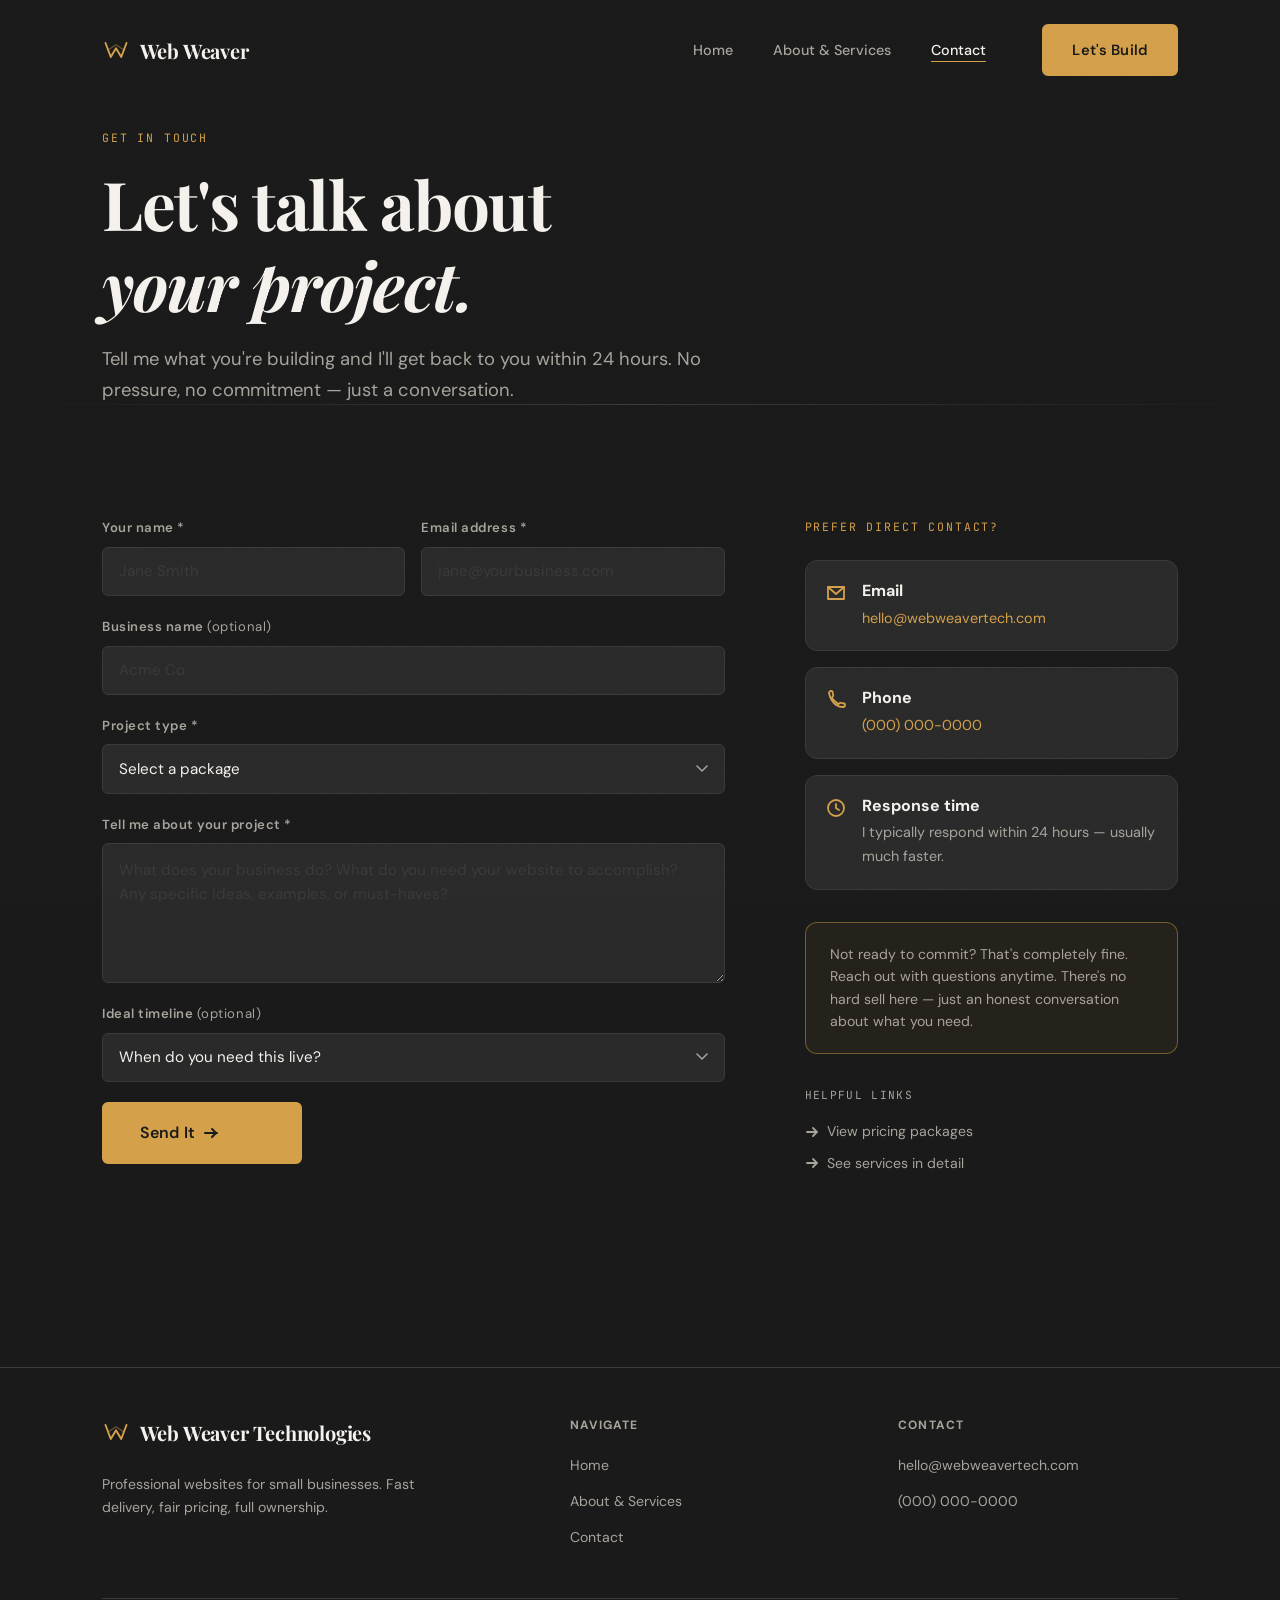
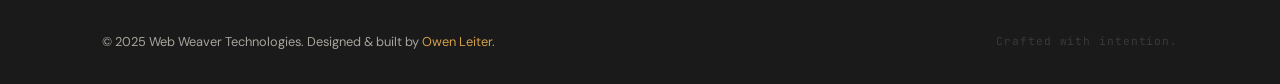
<file: contact.html>
<!DOCTYPE html>
<html lang="en">
<head>
  <meta charset="UTF-8" />
  <meta name="viewport" content="width=device-width, initial-scale=1.0" />
  <meta name="description" content="Get in touch with Owen Leiter at Web Weaver Technologies. Let's talk about your website project." />
  <title>Contact — Web Weaver Technologies</title>

  <link rel="preconnect" href="https://fonts.googleapis.com" />
  <link rel="preconnect" href="https://fonts.gstatic.com" crossorigin />
  <link href="https://fonts.googleapis.com/css2?family=Playfair+Display:ital,wght@0,600;0,700;1,600;1,700&family=DM+Sans:wght@400;500;600;700&family=JetBrains+Mono:wght@400;700&display=swap" rel="stylesheet" />

  <link rel="stylesheet" href="css/style.css" />
</head>
<body>

  <!-- ── NAVIGATION ─────────────────────────── -->
  <nav class="nav" role="navigation" aria-label="Main navigation">
    <div class="nav__inner">
      <a href="index.html" class="nav__logo">
        <div class="nav__logo-mark" aria-hidden="true">
          <svg viewBox="0 0 32 32" fill="none" xmlns="http://www.w3.org/2000/svg">
            <path d="M4 8 L10 24 L16 14 L22 24 L28 8" stroke="#d4a04a" stroke-width="2.2" stroke-linecap="round" stroke-linejoin="round"/>
            <path d="M7 16 L16 10 L25 16" stroke="#d4a04a" stroke-width="1.2" stroke-linecap="round" stroke-opacity="0.45"/>
          </svg>
        </div>
        Web Weaver
      </a>

      <ul class="nav__links" role="list">
        <li><a href="index.html" class="nav__link">Home</a></li>
        <li><a href="about.html" class="nav__link">About &amp; Services</a></li>
        <li><a href="contact.html" class="nav__link">Contact</a></li>
        <li class="nav__cta">
          <a href="contact.html" class="btn btn-primary">Let's Build</a>
        </li>
      </ul>

      <button class="nav__toggle" aria-label="Open menu" aria-expanded="false">
        <span></span><span></span><span></span>
      </button>
    </div>
  </nav>

  <!-- ── PAGE HERO ──────────────────────────── -->
  <header class="page-hero" aria-labelledby="contact-heading" style="padding-bottom:0;background:var(--bg-secondary);">
    <div class="container">
      <div class="page-hero__inner">
        <span class="section-label">Get in Touch</span>
        <h1 id="contact-heading">Let's talk about<br><em>your project.</em></h1>
        <p>
          Tell me what you're building and I'll get back to you within 24 hours.
          No pressure, no commitment — just a conversation.
        </p>
      </div>
    </div>
  </header>

  <!-- ── CONTACT SECTION ────────────────────── -->
  <section class="contact-page" aria-label="Contact form">
    <div class="container">
      <div class="contact-page__inner" data-reveal>

        <!-- FORM -->
        <div>
          <form class="contact-form" novalidate aria-label="Project inquiry form">

            <div class="form-row">
              <div class="form-group">
                <label for="name">Your name <span aria-hidden="true">*</span></label>
                <input
                  type="text"
                  id="name"
                  name="name"
                  placeholder="Jane Smith"
                  required
                  autocomplete="name"
                />
              </div>
              <div class="form-group">
                <label for="email">Email address <span aria-hidden="true">*</span></label>
                <input
                  type="email"
                  id="email"
                  name="email"
                  placeholder="jane@yourbusiness.com"
                  required
                  autocomplete="email"
                />
              </div>
            </div>

            <div class="form-group">
              <label for="business">Business name <span style="color:var(--text-secondary);font-weight:400;">(optional)</span></label>
              <input
                type="text"
                id="business"
                name="business"
                placeholder="Acme Co."
                autocomplete="organization"
              />
            </div>

            <div class="form-group">
              <label for="project-type">Project type <span aria-hidden="true">*</span></label>
              <select id="project-type" name="project-type" required>
                <option value="" disabled selected>Select a package</option>
                <option value="starter">Starter — 1–3 pages ($550)</option>
                <option value="standard">Standard — 4–7 pages ($750)</option>
                <option value="custom">Custom — E-commerce, databases, or complex builds</option>
                <option value="unsure">Not sure yet</option>
              </select>
            </div>

            <div class="form-group">
              <label for="message">Tell me about your project <span aria-hidden="true">*</span></label>
              <textarea
                id="message"
                name="message"
                placeholder="What does your business do? What do you need your website to accomplish? Any specific ideas, examples, or must-haves?"
                required
              ></textarea>
            </div>

            <div class="form-group">
              <label for="timeline">Ideal timeline <span style="color:var(--text-secondary);font-weight:400;">(optional)</span></label>
              <select id="timeline" name="timeline">
                <option value="" disabled selected>When do you need this live?</option>
                <option value="asap">As soon as possible</option>
                <option value="week">Within the week</option>
                <option value="month">Within the month</option>
                <option value="flexible">I'm flexible</option>
              </select>
            </div>

            <button type="submit" class="btn btn-primary btn-lg" style="align-self:flex-start;min-width:200px;">
              Send It
              <svg width="16" height="16" viewBox="0 0 16 16" fill="none" stroke="currentColor" stroke-width="2" stroke-linecap="round" stroke-linejoin="round" aria-hidden="true">
                <path d="M2 8h12M9 4l4 4-4 4"/>
              </svg>
            </button>

          </form>
        </div>

        <!-- ASIDE -->
        <aside class="contact-aside" aria-label="Contact information">
          <span class="section-label" style="margin-bottom:1.5rem;">Prefer direct contact?</span>

          <div class="contact-method">
            <svg class="contact-method__icon" viewBox="0 0 20 20" fill="none" stroke="currentColor" stroke-width="1.8" stroke-linecap="round" stroke-linejoin="round" aria-hidden="true">
              <path d="M2 4h16v12H2z"/><polyline points="2,4 10,11 18,4"/>
            </svg>
            <div>
              <h3>Email</h3>
              <p><a href="mailto:hello@webweavertech.com">hello@webweavertech.com</a></p>
            </div>
          </div>

          <div class="contact-method">
            <svg class="contact-method__icon" viewBox="0 0 20 20" fill="none" stroke="currentColor" stroke-width="1.8" stroke-linecap="round" stroke-linejoin="round" aria-hidden="true">
              <path d="M3 3a2 2 0 0 1 2-2h.5a1 1 0 0 1 1 .8l.7 3.5a1 1 0 0 1-.3 1L6 7.5s1 2.5 6.5 6.5l1.2-.9a1 1 0 0 1 1-.3l3.5.7a1 1 0 0 1 .8 1V15a2 2 0 0 1-2 2C5.4 17 3 3 3 3z"/>
            </svg>
            <div>
              <h3>Phone</h3>
              <p><a href="tel:+10000000000">(000) 000-0000</a></p>
            </div>
          </div>

          <div class="contact-method">
            <svg class="contact-method__icon" viewBox="0 0 20 20" fill="none" stroke="currentColor" stroke-width="1.8" stroke-linecap="round" aria-hidden="true">
              <circle cx="10" cy="10" r="8"/>
              <polyline points="10,6 10,10 13,12"/>
            </svg>
            <div>
              <h3>Response time</h3>
              <p>I typically respond within 24 hours — usually much faster.</p>
            </div>
          </div>

          <div class="contact-aside__note">
            <p>
              Not ready to commit? That's completely fine. Reach out with questions anytime.
              There's no hard sell here — just an honest conversation about what you need.
            </p>
          </div>

          <!-- Quick links -->
          <div style="margin-top:2rem;">
            <p style="font-family:var(--font-mono);font-size:0.7rem;letter-spacing:0.12em;text-transform:uppercase;color:var(--text-secondary);margin-bottom:1rem;max-width:none;">Helpful Links</p>
            <div style="display:flex;flex-direction:column;gap:0.5rem;">
              <a href="index.html#pricing" style="font-size:0.88rem;color:var(--text-secondary);display:flex;align-items:center;gap:0.5rem;transition:color 280ms;">
                <svg width="14" height="14" viewBox="0 0 14 14" fill="none" stroke="currentColor" stroke-width="1.8" stroke-linecap="round" aria-hidden="true"><path d="M2 7h10M8 3l4 4-4 4"/></svg>
                View pricing packages
              </a>
              <a href="about.html#services" style="font-size:0.88rem;color:var(--text-secondary);display:flex;align-items:center;gap:0.5rem;transition:color 280ms;">
                <svg width="14" height="14" viewBox="0 0 14 14" fill="none" stroke="currentColor" stroke-width="1.8" stroke-linecap="round" aria-hidden="true"><path d="M2 7h10M8 3l4 4-4 4"/></svg>
                See services in detail
              </a>
            </div>
          </div>
        </aside>

      </div>
    </div>
  </section>

  <!-- ── FOOTER ─────────────────────────────── -->
  <footer class="footer" role="contentinfo">
    <div class="container">
      <div class="footer__inner">
        <div class="footer__brand">
          <a href="index.html" class="nav__logo" style="margin-bottom:0.75rem;display:inline-flex;">
            <div class="nav__logo-mark" aria-hidden="true">
              <svg viewBox="0 0 32 32" fill="none" xmlns="http://www.w3.org/2000/svg">
                <path d="M4 8 L10 24 L16 14 L22 24 L28 8" stroke="#d4a04a" stroke-width="2.2" stroke-linecap="round" stroke-linejoin="round"/>
                <path d="M7 16 L16 10 L25 16" stroke="#d4a04a" stroke-width="1.2" stroke-linecap="round" stroke-opacity="0.45"/>
              </svg>
            </div>
            Web Weaver Technologies
          </a>
          <p>Professional websites for small businesses. Fast delivery, fair pricing, full ownership.</p>
        </div>

        <div>
          <p class="footer__heading">Navigate</p>
          <ul class="footer__links" role="list">
            <li><a href="index.html" class="footer__link">Home</a></li>
            <li><a href="about.html" class="footer__link">About &amp; Services</a></li>
            <li><a href="contact.html" class="footer__link">Contact</a></li>
          </ul>
        </div>

        <div>
          <p class="footer__heading">Contact</p>
          <ul class="footer__links" role="list">
            <li><a href="mailto:hello@webweavertech.com" class="footer__link">hello@webweavertech.com</a></li>
            <li><a href="tel:+10000000000" class="footer__link">(000) 000-0000</a></li>
          </ul>
        </div>
      </div>

      <div class="footer__bottom">
        <p class="footer__copy">&copy; 2025 Web Weaver Technologies. Designed &amp; built by <a href="about.html">Owen Leiter</a>.</p>
        <span class="footer__tagline">Crafted with intention.</span>
      </div>
    </div>
  </footer>

  <script src="js/main.js"></script>
</body>
</html>
</file>
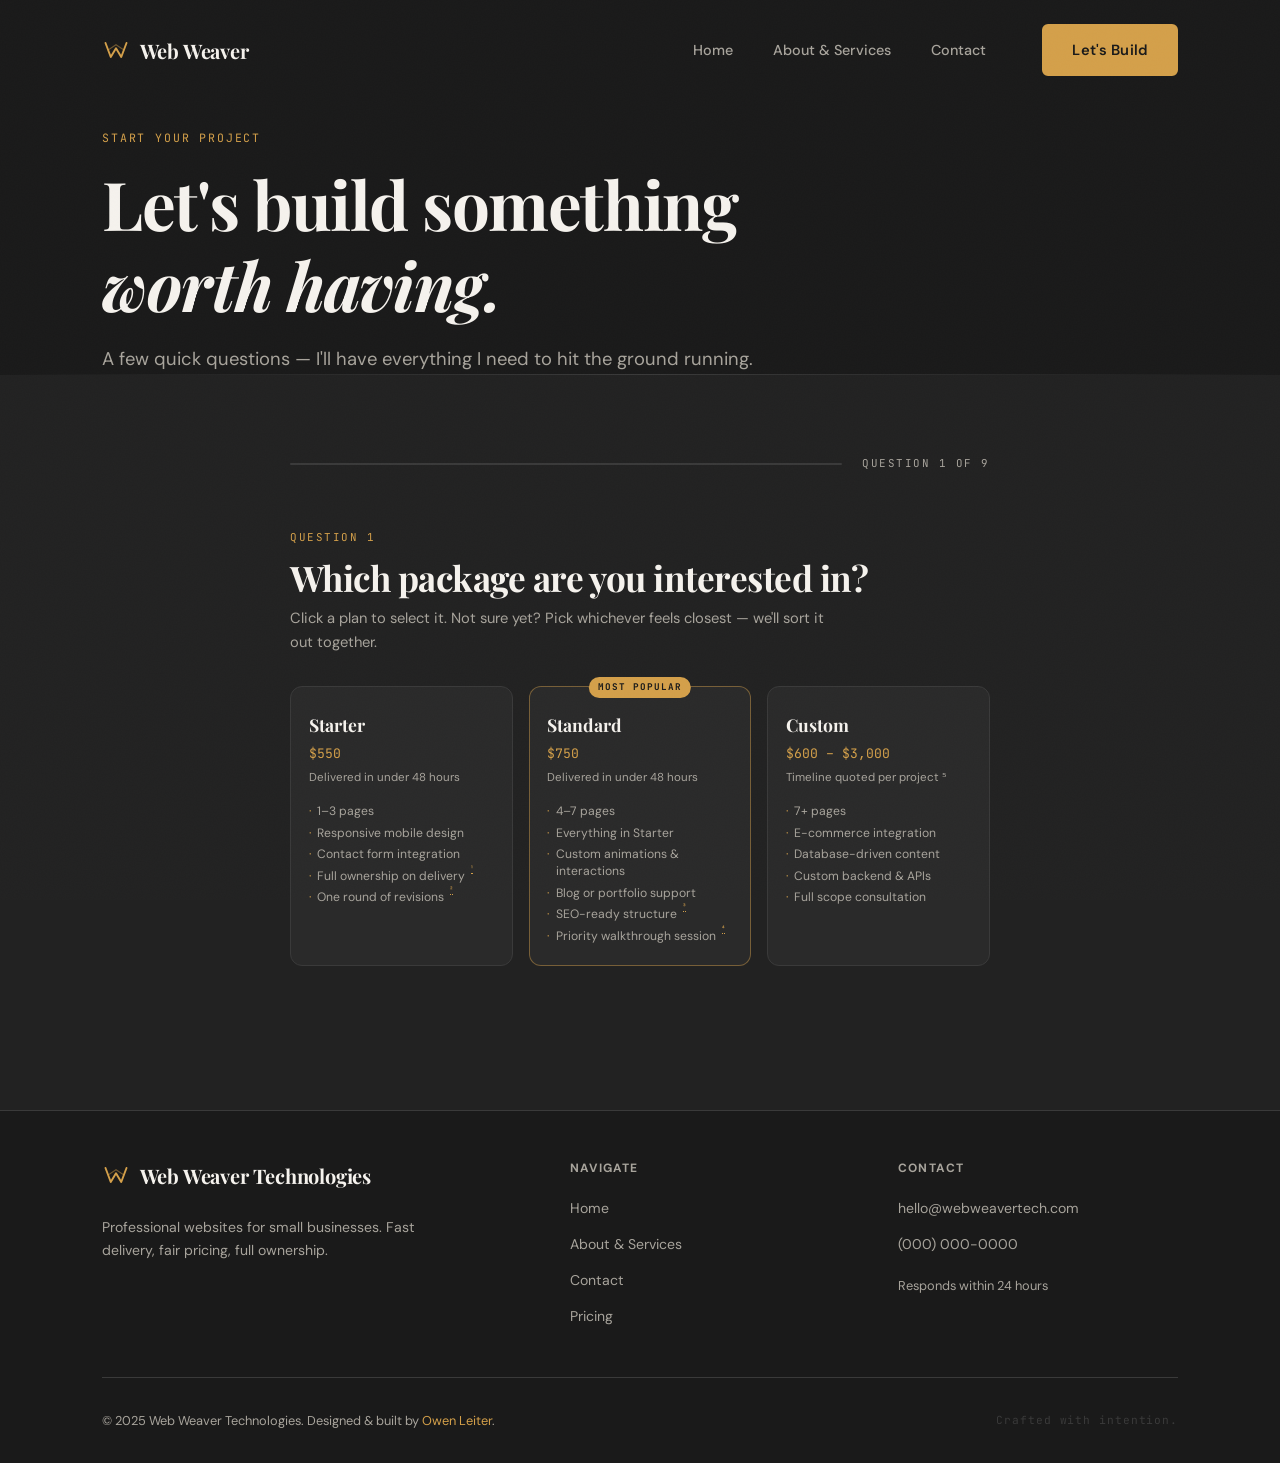
<file: onboarding.html>
<!DOCTYPE html>
<html lang="en">
<head>
  <meta charset="UTF-8" />
  <meta name="viewport" content="width=device-width, initial-scale=1.0" />
  <meta name="description" content="Start your project with Web Weaver Technologies — a few quick questions and we're ready to build." />
  <title>Start Your Project — Web Weaver Technologies</title>

  <link rel="preconnect" href="https://fonts.googleapis.com" />
  <link rel="preconnect" href="https://fonts.gstatic.com" crossorigin />
  <link href="https://fonts.googleapis.com/css2?family=Playfair+Display:ital,wght@0,600;0,700;1,600;1,700&family=DM+Sans:wght@400;500;600;700&family=JetBrains+Mono:wght@400;700&display=swap" rel="stylesheet" />
  <link rel="stylesheet" href="css/style.css" />

  <style>
    /* ══════════════════════════════════════════
       INTAKE QUIZ
       ══════════════════════════════════════════ */

    .quiz-page { padding: 5rem 0 7rem; min-height: 80vh; }

    .quiz-wrap {
      max-width: 700px;
      margin: 0 auto;
    }

    /* ── Progress ── */
    .quiz-progress {
      display: flex;
      align-items: center;
      gap: 1.25rem;
      margin-bottom: 3.5rem;
    }
    .quiz-progress__track {
      flex: 1;
      height: 2px;
      background: var(--border);
      border-radius: 99px;
      overflow: hidden;
    }
    .quiz-progress__fill {
      height: 100%;
      background: var(--accent);
      border-radius: 99px;
      transition: width 500ms var(--ease-out);
    }
    .quiz-progress__label {
      font-family: var(--font-mono);
      font-size: 0.68rem;
      letter-spacing: 0.14em;
      text-transform: uppercase;
      color: var(--text-secondary);
      white-space: nowrap;
    }

    /* ── Step chrome ── */
    .quiz-eyebrow {
      font-family: var(--font-mono);
      font-size: 0.68rem;
      letter-spacing: 0.14em;
      text-transform: uppercase;
      color: var(--accent);
      display: block;
      margin-bottom: 0.65rem;
    }
    .quiz-question {
      font-family: var(--font-display);
      font-size: clamp(1.6rem, 3vw, 2.2rem);
      line-height: 1.2;
      color: var(--text-primary);
      margin-bottom: 0.5rem;
    }
    .quiz-subtext {
      color: var(--text-secondary);
      font-size: 0.92rem;
      line-height: 1.6;
      margin-bottom: 2rem;
      max-width: 56ch;
    }

    /* ── Plan cards (Q1) ── */
    .quiz-plans {
      display: grid;
      grid-template-columns: repeat(3, 1fr);
      gap: 1rem;
      margin-bottom: 2rem;
    }
    .quiz-plan {
      background: var(--bg-surface);
      border: 1.5px solid var(--border);
      border-radius: var(--radius-md);
      padding: 1.4rem 1.1rem 1.25rem;
      cursor: pointer;
      text-align: left;
      transition: border-color 200ms, background 200ms, box-shadow 200ms;
      position: relative;
      display: flex;
      flex-direction: column;
      gap: 0.25rem;
    }
    .quiz-plan:hover { border-color: var(--accent); background: rgba(212,160,74,0.04); }
    .quiz-plan.selected {
      border-color: var(--accent);
      background: rgba(212,160,74,0.09);
      box-shadow: 0 0 0 3px var(--accent-glow);
    }
    .quiz-plan--featured { border-color: var(--border-accent); }
    .quiz-plan__badge {
      position: absolute;
      top: -10px; left: 50%;
      transform: translateX(-50%);
      background: var(--accent);
      color: #1a1a1a;
      font-family: var(--font-mono);
      font-size: 0.58rem;
      font-weight: 700;
      letter-spacing: 0.1em;
      text-transform: uppercase;
      padding: 0.18rem 0.6rem;
      border-radius: 99px;
      white-space: nowrap;
    }
    .quiz-plan__name {
      font-family: var(--font-display);
      font-size: 1.1rem;
      font-weight: 700;
      color: var(--text-primary);
    }
    .quiz-plan__price {
      font-family: var(--font-mono);
      font-size: 0.82rem;
      color: var(--accent);
    }
    .quiz-plan__delivery {
      font-size: 0.72rem;
      color: var(--text-secondary);
      margin-bottom: 0.5rem;
    }
    .quiz-plan__features {
      display: flex;
      flex-direction: column;
      gap: 0.28rem;
      margin-top: 0.25rem;
    }
    .quiz-plan__feature {
      font-size: 0.76rem;
      color: var(--text-secondary);
      display: flex;
      align-items: flex-start;
      gap: 0.4rem;
      line-height: 1.4;
    }
    .quiz-plan__feature::before { content: '·'; color: var(--accent); flex-shrink: 0; }

    /* ── Choice / Multi options ── */
    .quiz-opts {
      display: flex;
      flex-direction: column;
      gap: 0.5rem;
      margin-bottom: 2rem;
    }
    .quiz-opts--grid {
      display: grid;
      grid-template-columns: 1fr 1fr;
      gap: 0.5rem;
    }
    .quiz-opt {
      background: var(--bg-surface);
      border: 1.5px solid var(--border);
      border-radius: var(--radius-md);
      padding: 0.8rem 1.1rem;
      color: var(--text-primary);
      font-family: var(--font-body);
      font-size: 0.93rem;
      font-weight: 500;
      cursor: pointer;
      text-align: left;
      transition: border-color 200ms, background 200ms, box-shadow 200ms;
      display: flex;
      flex-direction: column;
      gap: 0.15rem;
      width: 100%;
    }
    .quiz-opt:hover { border-color: var(--accent); background: rgba(212,160,74,0.05); }
    .quiz-opt.selected {
      border-color: var(--accent);
      background: rgba(212,160,74,0.1);
      box-shadow: 0 0 0 3px var(--accent-glow);
    }
    .quiz-opt__label { font-weight: 600; }
    .quiz-opt__sub { font-size: 0.78rem; font-weight: 400; color: var(--text-secondary); }
    .quiz-opt.selected .quiz-opt__sub { color: var(--accent); opacity: 0.85; }

    /* ── Text inputs ── */
    .quiz-field-wrap { margin-bottom: 2rem; }
    .quiz-field {
      display: flex;
      flex-direction: column;
      gap: 0.4rem;
      margin-bottom: 0.85rem;
    }
    .quiz-field label {
      font-size: 0.82rem;
      font-weight: 600;
      color: var(--text-secondary);
    }
    .quiz-input {
      width: 100%;
      padding: 0.85rem 1rem;
      background: var(--bg-surface);
      border: 1.5px solid var(--border);
      border-radius: var(--radius-md);
      color: var(--text-primary);
      font-family: var(--font-body);
      font-size: 1rem;
      transition: border-color 200ms;
    }
    .quiz-input:focus { outline: none; border-color: var(--accent); }
    .quiz-input--error { border-color: #c0392b !important; }
    textarea.quiz-input { min-height: 120px; resize: vertical; }

    /* ── Footer nav ── */
    .quiz-footer {
      display: flex;
      align-items: center;
      gap: 1rem;
      flex-wrap: wrap;
      margin-top: 0.25rem;
    }
    .quiz-back {
      display: flex;
      align-items: center;
      gap: 0.35rem;
      font-size: 0.88rem;
      color: var(--text-secondary);
      transition: color 200ms;
      padding: 0;
    }
    .quiz-back:hover { color: var(--text-primary); }
    .quiz-skip {
      margin-left: auto;
      font-size: 0.82rem;
      color: var(--text-secondary);
      text-decoration: underline;
      text-underline-offset: 3px;
      transition: color 200ms;
      padding: 0;
    }
    .quiz-skip:hover { color: var(--text-primary); }

    /* ── Summary ── */
    .summary-rows {
      display: flex;
      flex-direction: column;
      gap: 0.65rem;
      margin-bottom: 2.5rem;
    }
    .summary-row {
      display: grid;
      grid-template-columns: 180px 1fr;
      gap: 0.5rem 1.25rem;
      padding: 0.85rem 1.1rem;
      background: var(--bg-surface);
      border: 1px solid var(--border);
      border-radius: var(--radius-md);
    }
    .summary-row__key {
      font-family: var(--font-mono);
      font-size: 0.65rem;
      letter-spacing: 0.1em;
      text-transform: uppercase;
      color: var(--text-secondary);
      padding-top: 0.1rem;
    }
    .summary-row__val {
      font-size: 0.92rem;
      color: var(--text-primary);
      line-height: 1.5;
    }

    /* ── Done ── */
    .quiz-done {
      text-align: center;
      padding: 3rem 1rem 4rem;
    }
    .quiz-done__check {
      width: 56px; height: 56px;
      background: rgba(212,160,74,0.12);
      border-radius: 50%;
      display: flex; align-items: center; justify-content: center;
      margin: 0 auto 1.75rem;
    }

    /* ── Transitions ── */
    @keyframes qEnter {
      from { opacity: 0; transform: translateY(16px); }
      to   { opacity: 1; transform: translateY(0); }
    }
    @keyframes qExit {
      to { opacity: 0; transform: translateY(-12px); }
    }
    .q-enter { animation: qEnter 340ms var(--ease-out) both; }
    .q-exit  { animation: qExit  200ms ease both; pointer-events: none; }

    /* ── Footnote tooltips ── */
    .fn-ref {
      cursor: help;
      color: var(--accent);
      font-size: 0.65em;
      font-style: normal;
      vertical-align: super;
      line-height: 0;
      position: relative;
      text-decoration: underline dotted;
      text-underline-offset: 2px;
    }
    .fn-ref::after {
      content: attr(data-tip);
      position: absolute;
      bottom: calc(100% + 6px);
      left: 50%;
      transform: translateX(-50%);
      background: #1e1e1e;
      color: #f0ece4;
      font-family: var(--font-body);
      font-size: 0.72rem;
      font-weight: 400;
      line-height: 1.5;
      white-space: normal;
      min-width: 200px;
      max-width: 260px;
      padding: 0.55rem 0.75rem;
      border-radius: 6px;
      border: 1px solid rgba(212,160,74,0.25);
      box-shadow: 0 4px 16px rgba(0,0,0,0.4);
      pointer-events: none;
      opacity: 0;
      transition: opacity 150ms;
      z-index: 100;
    }
    .fn-ref:hover::after,
    .fn-ref:focus::after { opacity: 1; }

    /* ── Multi validation error ── */
    .quiz-multi-error {
      font-size: 0.82rem;
      color: #c0392b;
      margin-top: -1.25rem;
      margin-bottom: 1rem;
    }

    /* ── Responsive ── */
    @media (max-width: 640px) {
      .quiz-plans           { grid-template-columns: 1fr; }
      .quiz-opts--grid      { grid-template-columns: 1fr; }
      .summary-row          { grid-template-columns: 1fr; gap: 0.2rem; }
      .summary-row__key     { padding-top: 0; }
    }
  </style>
</head>
<body>

  <!-- ── NAVIGATION ─────────────────────────── -->
  <nav class="nav" role="navigation" aria-label="Main navigation">
    <div class="nav__inner">
      <a href="index.html" class="nav__logo">
        <div class="nav__logo-mark" aria-hidden="true">
          <svg viewBox="0 0 32 32" fill="none" xmlns="http://www.w3.org/2000/svg">
            <path d="M4 8 L10 24 L16 14 L22 24 L28 8" stroke="#d4a04a" stroke-width="2.2" stroke-linecap="round" stroke-linejoin="round"/>
            <path d="M7 16 L16 10 L25 16" stroke="#d4a04a" stroke-width="1.2" stroke-linecap="round" stroke-opacity="0.45"/>
          </svg>
        </div>
        Web Weaver
      </a>
      <ul class="nav__links" role="list">
        <li><a href="index.html" class="nav__link">Home</a></li>
        <li><a href="about.html" class="nav__link">About &amp; Services</a></li>
        <li><a href="contact.html" class="nav__link">Contact</a></li>
        <li class="nav__cta"><a href="onboarding.html" class="btn btn-primary">Let's Build</a></li>
      </ul>
      <button class="nav__toggle" aria-label="Open menu" aria-expanded="false">
        <span></span><span></span><span></span>
      </button>
    </div>
  </nav>

  <!-- ── PAGE HERO ──────────────────────────── -->
  <header class="page-hero" style="padding-bottom:0;background:var(--bg-secondary);" aria-labelledby="intake-heading">
    <div class="container">
      <div class="page-hero__inner">
        <span class="section-label">Start Your Project</span>
        <h1 id="intake-heading">Let's build something<br><em>worth having.</em></h1>
        <p>A few quick questions — I'll have everything I need to hit the ground running.</p>
      </div>
    </div>
  </header>

  <!-- ── QUIZ ───────────────────────────────── -->
  <section class="quiz-page" aria-label="Project intake">
    <div class="container">
      <div class="quiz-wrap">
        <div class="quiz-progress" id="quiz-progress">
          <div class="quiz-progress__track">
            <div class="quiz-progress__fill" id="quiz-fill" style="width:0%"></div>
          </div>
          <span class="quiz-progress__label" id="quiz-progress-label"></span>
        </div>
        <div id="quiz-step"></div>
      </div>
    </div>
  </section>

  <!-- ── FOOTER ─────────────────────────────── -->
  <footer class="footer" role="contentinfo">
    <div class="container">
      <div class="footer__inner">
        <div class="footer__brand">
          <a href="index.html" class="nav__logo" style="margin-bottom:0.75rem;display:inline-flex;">
            <div class="nav__logo-mark" aria-hidden="true">
              <svg viewBox="0 0 32 32" fill="none" xmlns="http://www.w3.org/2000/svg">
                <path d="M4 8 L10 24 L16 14 L22 24 L28 8" stroke="#d4a04a" stroke-width="2.2" stroke-linecap="round" stroke-linejoin="round"/>
                <path d="M7 16 L16 10 L25 16" stroke="#d4a04a" stroke-width="1.2" stroke-linecap="round" stroke-opacity="0.45"/>
              </svg>
            </div>
            Web Weaver Technologies
          </a>
          <p>Professional websites for small businesses. Fast delivery, fair pricing, full ownership.</p>
        </div>
        <div>
          <p class="footer__heading">Navigate</p>
          <ul class="footer__links" role="list">
            <li><a href="index.html" class="footer__link">Home</a></li>
            <li><a href="about.html" class="footer__link">About &amp; Services</a></li>
            <li><a href="contact.html" class="footer__link">Contact</a></li>
            <li><a href="index.html#pricing" class="footer__link">Pricing</a></li>
          </ul>
        </div>
        <div>
          <p class="footer__heading">Contact</p>
          <ul class="footer__links" role="list">
            <li><a href="mailto:hello@webweavertech.com" class="footer__link">hello@webweavertech.com</a></li>
            <li><a href="tel:+10000000000" class="footer__link">(000) 000-0000</a></li>
            <li style="margin-top:0.5rem;font-size:0.8rem;color:var(--text-secondary);">Responds within 24 hours</li>
          </ul>
        </div>
      </div>
      <div class="footer__bottom">
        <p class="footer__copy">&copy; 2025 Web Weaver Technologies. Designed &amp; built by <a href="about.html">Owen Leiter</a>.</p>
        <span class="footer__tagline">Crafted with intention.</span>
      </div>
    </div>
  </footer>

  <script src="js/main.js"></script>
  <script>
  /* ════════════════════════════════════════════════════
     INTAKE QUIZ
     ════════════════════════════════════════════════════ */
  (function () {
    'use strict';

    /* ── DATA ──────────────────────────────────────── */

    var FOOTNOTES = {
      '¹': 'Full ownership — you receive all source files and full rights. No monthly fees or platform lock-in.',
      '²': 'Revision round — one structured review session where feedback is shared and changes are made. Additional rounds are $75 each.',
      '³': 'SEO-ready structure — proper heading hierarchy, meta tags, fast load times, and semantic HTML. Does not include an ongoing SEO campaign.',
      '⁴': 'Priority walkthrough session — a live screen-share reviewing the finished site, how to update content, and Q&A.',
      '⁵': 'Custom plan pricing — the $600–$3,000 range reflects complexity. A fixed quote is provided after the initial consultation before any work begins.'
    };

    var PLANS = [
      {
        value: 'starter',
        name: 'Starter',
        price: '$550',
        delivery: 'Delivered in under 48 hours',
        features: ['1–3 pages', 'Responsive mobile design', 'Contact form integration', 'Full ownership on delivery ¹', 'One round of revisions ²']
      },
      {
        value: 'standard',
        name: 'Standard',
        price: '$750',
        delivery: 'Delivered in under 48 hours',
        badge: 'Most Popular',
        featured: true,
        features: ['4–7 pages', 'Everything in Starter', 'Custom animations & interactions', 'Blog or portfolio support', 'SEO-ready structure ³', 'Priority walkthrough session ⁴']
      },
      {
        value: 'custom',
        name: 'Custom',
        price: '$600 – $3,000',
        delivery: 'Timeline quoted per project ⁵',
        features: ['7+ pages', 'E-commerce integration', 'Database-driven content', 'Custom backend & APIs', 'Full scope consultation']
      }
    ];

    var STEPS = [
      /* Q1 — Plan */
      {
        id: 'q1', num: 1,
        type: 'plan',
        question: 'Which package are you interested in?',
        sub: 'Click a plan to select it. Not sure yet? Pick whichever feels closest — we\'ll sort it out together.',
        autoAdvance: true
      },
      /* Q2 — Existing site */
      {
        id: 'q2', num: 2,
        type: 'choice',
        question: 'Do you currently have a website?',
        options: [
          { value: 'yes', label: 'Yes, I have one' },
          { value: 'no',  label: 'No, starting fresh' }
        ],
        autoAdvance: true
      },
      {
        id: 'q2_url', num: 2,
        type: 'text',
        inputType: 'url',
        question: 'What\'s the URL of your current site?',
        sub: 'I\'ll take a look before our first call.',
        placeholder: 'https://yoursite.com',
        optional: true,
        skip: function (a) { return a.q2 !== 'yes'; }
      },
      {
        id: 'q2_keep', num: 2,
        type: 'choice',
        question: 'What would you like to do with it?',
        options: [
          { value: 'base_off',      label: 'Base the new site entirely off the old one' },
          { value: 'keep_style',    label: 'Keep the style, change the content' },
          { value: 'keep_content',  label: 'Keep the content, change the style' },
          { value: 'fresh',         label: 'Give me a completely new site' },
          { value: 'other',         label: 'Other — I\'ll describe it' }
        ],
        autoAdvance: true,
        skip: function (a) { return a.q2 !== 'yes'; }
      },
      {
        id: 'q2_desc', num: 2,
        type: 'textarea',
        question: 'Describe what you\'d like to do.',
        placeholder: 'What parts of the old site should carry over? What needs to change?',
        skip: function (a) { return a.q2_keep !== 'other'; }
      },
      /* Q3 — Purpose */
      {
        id: 'q3', num: 3,
        type: 'choice',
        question: 'What is the primary purpose of this site?',
        options: [
          { value: 'presence',  label: 'Get an online presence' },
          { value: 'leads',     label: 'Attract new customers / generate leads' },
          { value: 'portfolio', label: 'Display products or a portfolio' },
          { value: 'ecommerce', label: 'Sell products or services online', plans: ['custom'] },
          { value: 'info',      label: 'Share information / educate' },
          { value: 'bookings',  label: 'Accept bookings or appointments' },
          { value: 'community', label: 'Build a community or membership', plans: ['custom'] },
          { value: 'other',     label: 'Other' }
        ],
        autoAdvance: true
      },
      {
        id: 'q3_other', num: 3,
        type: 'text',
        question: 'What\'s the primary purpose?',
        placeholder: 'What should visitors do when they land on your site?',
        skip: function (a) { return a.q3 !== 'other'; }
      },
      /* Q4 — Industry */
      {
        id: 'q4', num: 4,
        type: 'text',
        question: 'What industry are you in?',
        placeholder: 'e.g. Photography, Landscaping, Law, Fitness...'
      },
      /* Q5 — Business description */
      {
        id: 'q5', num: 5,
        type: 'textarea',
        question: 'Describe your business in a few sentences.',
        placeholder: 'What do you do, who do you serve, and what makes you different?'
      },
      /* Q6 — Public contact */
      {
        id: 'q6', num: 6,
        type: 'contact',
        question: 'How should your clients contact you?',
        sub: 'This will appear on your website.',
        fields: [
          { key: 'q6_email', label: 'Public email address', type: 'email', placeholder: 'hello@yourbusiness.com', required: true },
          { key: 'q6_phone', label: 'Public phone number (optional)', type: 'tel', placeholder: '(555) 000-0000', required: false }
        ]
      },
      /* Q7 — Project contact */
      {
        id: 'q7', num: 7,
        type: 'contact',
        question: 'How should I reach you during the project?',
        sub: 'Optional — fill this in if it\'s different from your public contact above. If you skip it, I\'ll use the info above.',
        optional: true,
        fields: [
          { key: 'q7_email', label: 'Your email (if different)', type: 'email', placeholder: 'your@email.com', required: false },
          { key: 'q7_phone', label: 'Your phone (if different)', type: 'tel', placeholder: '(555) 000-0000', required: false }
        ]
      },
      /* Q8 — Aesthetic */
      {
        id: 'q8', num: 8,
        type: 'multi',
        question: 'What should your site look like?',
        sub: 'Select all that apply.',
        options: [
          { value: 'minimal',   label: 'Clean & Minimal',          sub: 'Lots of whitespace, simple layout' },
          { value: 'bold',      label: 'Bold & Modern',            sub: 'Strong type, high contrast, punchy' },
          { value: 'warm',      label: 'Warm & Inviting',          sub: 'Soft tones, friendly, approachable' },
          { value: 'luxury',    label: 'Luxury & Refined',         sub: 'Elegant, premium, sophisticated' },
          { value: 'playful',   label: 'Playful & Fun',            sub: 'Colorful, energetic, personality-driven' },
          { value: 'corporate', label: 'Corporate & Professional', sub: 'Structured, trustworthy, polished' },
          { value: 'dark',      label: 'Dark & Dramatic',          sub: 'Dark backgrounds, moody atmosphere' },
          { value: 'retro',     label: 'Retro & Nostalgic',        sub: 'Vintage-inspired, textured, classic' },
          { value: 'natural',   label: 'Natural & Organic',        sub: 'Earthy tones, handcrafted feel' },
          { value: 'tech',      label: 'Tech & Futuristic',        sub: 'Sleek, digital, cutting-edge' },
          { value: 'other',     label: 'Other / Not sure',         sub: 'I\'ll describe the vibe in my own words' }
        ]
      },
      {
        id: 'q8_other', num: 8,
        type: 'textarea',
        question: 'Describe the vibe in your own words.',
        placeholder: 'What feeling should visitors get when they land on your site?',
        skip: function (a) { return !a.q8 || a.q8.indexOf('other') === -1; }
      },
      /* Q9 — Colors */
      {
        id: 'q9', num: 9,
        type: 'text',
        question: 'Any preferred colors?',
        sub: 'Optional. If you skip this, I\'ll choose what looks best for your business.',
        placeholder: 'e.g. navy blue and gold, earth tones, black and white...',
        optional: true
      },
      /* Summary */
      {
        id: 'summary', num: null,
        type: 'summary',
        question: 'Here\'s what you\'ve told me.',
        sub: 'Does everything look correct? Hit Submit and I\'ll be in touch within 24 hours to get things moving.'
      }
    ];

    var TOTAL_Q = 9;
    var IDS = STEPS.map(function (s) { return s.id; });

    /* ── STATE ─────────────────────────────────────── */

    var answers  = {};
    var history  = [];
    var currentId = null;

    /* ── HELPERS ───────────────────────────────────── */

    function getStep(id) {
      return STEPS.find(function (s) { return s.id === id; });
    }

    function nextId(fromId) {
      var idx = IDS.indexOf(fromId);
      for (var i = idx + 1; i < STEPS.length; i++) {
        var s = STEPS[i];
        if (!s.skip || !s.skip(answers)) return s.id;
      }
      return null;
    }

    function esc(str) {
      if (!str) return '';
      return String(str)
        .replace(/&/g, '&amp;')
        .replace(/</g, '&lt;')
        .replace(/>/g, '&gt;')
        .replace(/"/g, '&quot;');
    }

    function addFootnotes(text) {
      return Object.keys(FOOTNOTES).reduce(function (str, mark) {
        var tip = FOOTNOTES[mark].replace(/"/g, '&quot;');
        return str.replace(
          mark,
          '<abbr class="fn-ref" data-tip="' + tip + '" tabindex="0" role="note" aria-label="Footnote: ' + tip.replace(/"/g, '') + '">' + mark + '</abbr>'
        );
      }, esc(text));
    }

    function planLabel(v) {
      var map = { starter: 'Starter ($550)', standard: 'Standard ($750)', custom: 'Custom ($600–$3,000)' };
      return map[v] || v;
    }

    function optLabel(stepId, v) {
      var s = getStep(stepId);
      if (!s || !s.options) return v;
      var o = s.options.find(function (x) { return x.value === v; });
      return o ? o.label : v;
    }

    /* ── RENDER ────────────────────────────────────── */

    function render(id) {
      var step = getStep(id);
      var container = document.getElementById('quiz-step');
      if (!step) return;

      /* Progress */
      var fill  = document.getElementById('quiz-fill');
      var label = document.getElementById('quiz-progress-label');
      if (step.num !== null) {
        fill.style.width = ((step.num - 1) / TOTAL_Q * 100) + '%';
        label.textContent = 'Question ' + step.num + ' of ' + TOTAL_Q;
      } else {
        fill.style.width = '100%';
        label.textContent = 'Almost done';
      }

      /* Build HTML */
      var eyebrow = step.num ? 'Question ' + step.num : 'Review';
      var html = '<div class="q-enter">';
      html += '<span class="quiz-eyebrow">' + eyebrow + '</span>';
      html += '<h2 class="quiz-question">' + step.question + '</h2>';
      if (step.sub) html += '<p class="quiz-subtext">' + step.sub + '</p>';

      /* Type-specific content */
      if      (step.type === 'plan')     html += renderPlan(step);
      else if (step.type === 'choice')   html += renderChoice(step);
      else if (step.type === 'multi')    html += renderMulti(step);
      else if (step.type === 'text')     html += renderText(step);
      else if (step.type === 'textarea') html += renderTextarea(step);
      else if (step.type === 'contact')  html += renderContact(step);
      else if (step.type === 'summary')  html += renderSummary();

      /* Footer nav */
      if (step.type !== 'summary') {
        html += '<div class="quiz-footer">';
        if (history.length > 0) {
          html += '<button class="quiz-back" id="q-back" type="button">'
               +  '<svg width="13" height="13" viewBox="0 0 13 13" fill="none" stroke="currentColor" stroke-width="2" stroke-linecap="round" stroke-linejoin="round" aria-hidden="true"><path d="M9 2L4 6.5 9 11"/></svg>'
               +  ' Back</button>';
        }
        if (['text', 'textarea', 'contact', 'multi'].includes(step.type)) {
          var ml = history.length > 0 ? '' : 'margin-left:auto;';
          html += '<button class="btn btn-primary" id="q-continue" type="button" style="' + ml + '">'
               +  'Continue '
               +  '<svg width="14" height="14" viewBox="0 0 14 14" fill="none" stroke="currentColor" stroke-width="2" stroke-linecap="round" stroke-linejoin="round" aria-hidden="true"><path d="M2 7h10M7 3l4 4-4 4"/></svg>'
               +  '</button>';
        }
        if (step.optional && step.type !== 'multi') {
          html += '<button class="quiz-skip" id="q-skip" type="button">Skip</button>';
        }
        html += '</div>';
      }

      html += '</div>'; /* close q-enter */
      container.innerHTML = html;

      /* Focus first input */
      var firstInput = container.querySelector('input, textarea');
      if (firstInput && step.type !== 'plan' && step.type !== 'choice') {
        firstInput.focus();
      }

      /* Bind */
      bindEvents(step);
    }

    /* ── TYPE RENDERERS ────────────────────────────── */

    function renderPlan(step) {
      var html = '<div class="quiz-plans">';
      PLANS.forEach(function (p) {
        var sel = answers.q1 === p.value ? ' selected' : '';
        var feat = p.featured ? ' quiz-plan--featured' : '';
        html += '<button class="quiz-plan' + feat + sel + '" data-plan="' + p.value + '" type="button">';
        if (p.badge) html += '<span class="quiz-plan__badge">' + p.badge + '</span>';
        html += '<span class="quiz-plan__name">' + p.name + '</span>';
        html += '<span class="quiz-plan__price">' + p.price + '</span>';
        html += '<span class="quiz-plan__delivery">' + p.delivery + '</span>';
        html += '<ul class="quiz-plan__features">';
        p.features.forEach(function (f) {
          html += '<li class="quiz-plan__feature">' + addFootnotes(f) + '</li>';
        });
        html += '</ul></button>';
      });
      html += '</div>';
      return html;
    }

    function renderChoice(step) {
      var html = '<div class="quiz-opts">';
      step.options.forEach(function (o) {
        if (o.plans && o.plans.indexOf(answers.q1) === -1) return;
        var sel = answers[step.id] === o.value ? ' selected' : '';
        html += '<button class="quiz-opt' + sel + '" data-value="' + esc(o.value) + '" type="button">';
        html += '<span class="quiz-opt__label">' + esc(o.label) + '</span>';
        if (o.sub) html += '<span class="quiz-opt__sub">' + esc(o.sub) + '</span>';
        html += '</button>';
      });
      html += '</div>';
      return html;
    }

    function renderMulti(step) {
      var selected = answers[step.id] || [];
      var html = '<div class="quiz-opts quiz-opts--grid">';
      step.options.forEach(function (o) {
        var sel = selected.indexOf(o.value) !== -1 ? ' selected' : '';
        html += '<button class="quiz-opt' + sel + '" data-value="' + esc(o.value) + '" type="button">';
        html += '<span class="quiz-opt__label">' + esc(o.label) + '</span>';
        if (o.sub) html += '<span class="quiz-opt__sub">' + esc(o.sub) + '</span>';
        html += '</button>';
      });
      html += '</div>';
      return html;
    }

    function renderText(step) {
      var val = esc(answers[step.id] || '');
      var itype = step.inputType || 'text';
      return '<div class="quiz-field-wrap">'
           + '<input class="quiz-input" type="' + itype + '" id="q-input" placeholder="' + esc(step.placeholder || '') + '" value="' + val + '" />'
           + '</div>';
    }

    function renderTextarea(step) {
      var val = esc(answers[step.id] || '');
      return '<div class="quiz-field-wrap">'
           + '<textarea class="quiz-input" id="q-input" placeholder="' + esc(step.placeholder || '') + '">' + val + '</textarea>'
           + '</div>';
    }

    function renderContact(step) {
      var html = '<div class="quiz-field-wrap">';
      step.fields.forEach(function (f) {
        var val = esc(answers[f.key] || '');
        html += '<div class="quiz-field">';
        html += '<label for="' + f.key + '">' + esc(f.label) + '</label>';
        html += '<input class="quiz-input" type="' + f.type + '" id="' + f.key + '" name="' + f.key
             +  '" placeholder="' + esc(f.placeholder) + '" value="' + val + '"'
             +  (f.required ? ' required' : '') + ' />';
        html += '</div>';
      });
      html += '</div>';
      return html;
    }

    function renderSummary() {
      /* Build rows from answers */
      var rows = [];

      if (answers.q1) rows.push(['Package', planLabel(answers.q1)]);

      if (answers.q2 === 'yes') {
        rows.push(['Existing site', answers.q2_url || 'Not provided']);
        if (answers.q2_keep) {
          var keepMap = {
            base_off: 'Base new site off old one',
            keep_style: 'Keep style, change content',
            keep_content: 'Keep content, change style',
            fresh: 'Completely new site',
            other: answers.q2_desc || 'Other'
          };
          rows.push(['Direction', keepMap[answers.q2_keep] || answers.q2_keep]);
        }
      } else {
        rows.push(['Existing site', 'No — starting fresh']);
      }

      var purpose = answers.q3 === 'other' ? answers.q3_other : optLabel('q3', answers.q3);
      if (purpose) rows.push(['Primary purpose', purpose]);

      if (answers.q4) rows.push(['Industry', answers.q4]);
      if (answers.q5) rows.push(['Business', answers.q5]);

      if (answers.q6_email) rows.push(['Public email', answers.q6_email]);
      if (answers.q6_phone) rows.push(['Public phone', answers.q6_phone]);

      var hasProject = answers.q7_email || answers.q7_phone;
      if (hasProject) {
        if (answers.q7_email) rows.push(['Your email', answers.q7_email]);
        if (answers.q7_phone) rows.push(['Your phone', answers.q7_phone]);
      }

      if (answers.q8 && answers.q8.length) {
        var q8Step = getStep('q8');
        var labels = answers.q8.map(function (v) {
          var o = q8Step.options.find(function (x) { return x.value === v; });
          return o ? o.label : v;
        });
        rows.push(['Aesthetic', labels.join(', ')]);
      }
      if (answers.q8_other) rows.push(['Aesthetic notes', answers.q8_other]);

      rows.push(['Colors', answers.q9 || 'No preference — I\'ll choose what fits']);

      var html = '<div class="summary-rows">';
      rows.forEach(function (r) {
        html += '<div class="summary-row">';
        html += '<span class="summary-row__key">' + esc(r[0]) + '</span>';
        html += '<span class="summary-row__val">' + esc(r[1]) + '</span>';
        html += '</div>';
      });
      html += '</div>';

      html += '<div class="quiz-footer">';
      if (history.length > 0) {
        html += '<button class="quiz-back" id="q-back" type="button">'
             +  '<svg width="13" height="13" viewBox="0 0 13 13" fill="none" stroke="currentColor" stroke-width="2" stroke-linecap="round" stroke-linejoin="round" aria-hidden="true"><path d="M9 2L4 6.5 9 11"/></svg>'
             +  ' Back</button>';
      }
      html += '<button class="btn btn-primary btn-lg" id="q-submit" type="button" style="margin-left:' + (history.length > 0 ? '1rem' : 'auto') + '">'
           +  'Looks good — submit '
           +  '<svg width="14" height="14" viewBox="0 0 14 14" fill="none" stroke="currentColor" stroke-width="2" stroke-linecap="round" stroke-linejoin="round" aria-hidden="true"><path d="M2 7h10M7 3l4 4-4 4"/></svg>'
           +  '</button>';
      html += '</div>';

      return html;
    }

    /* ── EVENTS ────────────────────────────────────── */

    function bindEvents(step) {
      var con = document.getElementById('quiz-step');

      /* Back */
      var backBtn = document.getElementById('q-back');
      if (backBtn) backBtn.addEventListener('click', goBack);

      /* Continue */
      var contBtn = document.getElementById('q-continue');
      if (contBtn) contBtn.addEventListener('click', function () { advance(step); });

      /* Skip */
      var skipBtn = document.getElementById('q-skip');
      if (skipBtn) skipBtn.addEventListener('click', function () {
        answers[step.id] = null;
        go(step.id);
      });

      /* Submit */
      var subBtn = document.getElementById('q-submit');
      if (subBtn) subBtn.addEventListener('click', submit);

      /* Plan cards */
      if (step.type === 'plan') {
        con.querySelectorAll('.quiz-plan').forEach(function (card) {
          card.addEventListener('click', function () {
            con.querySelectorAll('.quiz-plan').forEach(function (c) { c.classList.remove('selected'); });
            card.classList.add('selected');
            answers.q1 = card.dataset.plan;
            setTimeout(function () { go(step.id); }, 220);
          });
        });
      }

      /* Choice buttons */
      if (step.type === 'choice') {
        con.querySelectorAll('.quiz-opt').forEach(function (btn) {
          btn.addEventListener('click', function () {
            con.querySelectorAll('.quiz-opt').forEach(function (b) { b.classList.remove('selected'); });
            btn.classList.add('selected');
            answers[step.id] = btn.dataset.value;
            if (step.autoAdvance) setTimeout(function () { go(step.id); }, 220);
          });
        });
      }

      /* Multi-select */
      if (step.type === 'multi') {
        if (!answers[step.id]) answers[step.id] = [];
        con.querySelectorAll('.quiz-opt').forEach(function (btn) {
          btn.addEventListener('click', function () {
            var v = btn.dataset.value;
            if (btn.classList.contains('selected')) {
              btn.classList.remove('selected');
              answers[step.id] = answers[step.id].filter(function (x) { return x !== v; });
            } else {
              btn.classList.add('selected');
              answers[step.id].push(v);
            }
            var errEl = document.getElementById('quiz-multi-error');
            if (errEl && answers[step.id].length) errEl.remove();
          });
        });
      }

      /* Enter to continue (single-line text) */
      if (step.type === 'text') {
        var inp = document.getElementById('q-input');
        if (inp) inp.addEventListener('keydown', function (e) {
          if (e.key === 'Enter') { e.preventDefault(); advance(step); }
        });
      }
    }

    /* ── NAVIGATION ────────────────────────────────── */

    function advance(step) {
      /* Collect & validate */
      if (step.type === 'text' || step.type === 'textarea') {
        var inp = document.getElementById('q-input');
        var val = inp ? inp.value.trim() : '';
        if (!step.optional && !val) {
          inp.classList.add('quiz-input--error');
          inp.focus();
          return;
        }
        answers[step.id] = val || null;
      }

      if (step.type === 'multi' && !step.optional) {
        var sel = answers[step.id] || [];
        if (!sel.length) {
          var existing = document.getElementById('quiz-multi-error');
          if (!existing) {
            var err = document.createElement('p');
            err.id = 'quiz-multi-error';
            err.className = 'quiz-multi-error';
            err.textContent = 'Please select at least one option.';
            var opts = document.querySelector('.quiz-opts');
            opts.parentNode.insertBefore(err, opts.nextSibling);
          }
          return;
        }
      }

      if (step.type === 'contact') {
        var ok = true;
        step.fields.forEach(function (f) {
          var el = document.getElementById(f.key);
          if (!el) return;
          var v = el.value.trim();
          if (f.required && !v) {
            el.classList.add('quiz-input--error');
            if (ok) el.focus();
            ok = false;
          } else {
            answers[f.key] = v || null;
          }
        });
        if (!ok) return;
      }

      go(step.id);
    }

    function go(fromId) {
      var nid = nextId(fromId);
      if (!nid) return;
      history.push(fromId);
      currentId = nid;
      render(nid);
      window.scrollTo({ top: 0, behavior: 'smooth' });
    }

    function goBack() {
      if (!history.length) return;
      currentId = history.pop();
      render(currentId);
      window.scrollTo({ top: 0, behavior: 'smooth' });
    }

    function submit() {
      var container = document.getElementById('quiz-step');
      document.getElementById('quiz-fill').style.width = '100%';
      document.getElementById('quiz-progress-label').textContent = 'Submitted';

      container.innerHTML =
        '<div class="quiz-done q-enter">'
      + '  <div class="quiz-done__check">'
      + '    <svg width="26" height="26" viewBox="0 0 26 26" fill="none" stroke="#d4a04a" stroke-width="2.5" stroke-linecap="round" stroke-linejoin="round" aria-hidden="true"><polyline points="4 13 10 19 22 7"/></svg>'
      + '  </div>'
      + '  <h2 class="quiz-question" style="font-size:1.9rem;margin-bottom:0.75rem;">You\'re all set.</h2>'
      + '  <p style="color:var(--text-secondary);max-width:44ch;margin:0 auto 2rem;">I\'ll review everything and reach out within 24 hours to confirm the details and kick things off.</p>'
      + '  <a href="index.html" class="btn btn-ghost">Back to Home</a>'
      + '</div>';
    }

    /* ── INIT ──────────────────────────────────────── */

    (function init() {
      var params = new URLSearchParams(window.location.search);
      var plan   = params.get('plan');
      if (plan && ['starter', 'standard', 'custom'].indexOf(plan) !== -1) {
        answers.q1 = plan;
        history.push('q1');
        currentId = 'q2';
        render('q2');
      } else {
        currentId = 'q1';
        render('q1');
      }
    })();

  })();
  </script>
</body>
</html>
</file>
<file: css/style.css>
/* =============================================
   WEB WEAVER TECHNOLOGIES — MAIN STYLESHEET
   ============================================= */

/* 1. VARIABLES & RESET
   ============================================= */
:root {
  --bg-primary:    #222222;
  --bg-secondary:  #1a1a1a;
  --bg-surface:    #2a2a2a;
  --accent:        #d4a04a;
  --accent-light:  #e8b84a;
  --accent-glow:        rgba(232, 184, 74, 0.18);
  --accent-glow-strong: rgba(212, 160, 74, 0.32);
  --text-primary:  #f5f2ed;
  --text-secondary:#a8a49c;
  --border:        #3a3a3a;
  --border-accent: rgba(212, 160, 74, 0.45);

  --font-display: 'Playfair Display', Georgia, serif;
  --font-body:    'DM Sans', system-ui, sans-serif;
  --font-mono:    'JetBrains Mono', 'Courier New', monospace;

  --ease-out: cubic-bezier(0.16, 1, 0.3, 1);
  --ease-in-out: cubic-bezier(0.4, 0, 0.2, 1);
  --dur-reveal: 650ms;
  --dur-hover:  280ms;

  --shadow-card:       0 4px 28px rgba(0,0,0,0.45);
  --shadow-card-hover: 0 8px 48px rgba(0,0,0,0.55);
  --shadow-glow:       0 0 24px var(--accent-glow);
  --shadow-glow-strong:0 0 48px var(--accent-glow-strong);

  --radius-sm: 6px;
  --radius-md: 12px;
  --container: 1140px;
}

*, *::before, *::after { box-sizing: border-box; margin: 0; padding: 0; }

html {
  scroll-behavior: smooth;
}

body {
  background-color: var(--bg-primary);
  color: var(--text-primary);
  font-family: var(--font-body);
  font-size: 1rem;
  line-height: 1.65;
  overflow-x: hidden;
  -webkit-font-smoothing: antialiased;
  -moz-osx-font-smoothing: grayscale;
}

/* Subtle noise texture */
body::after {
  content: '';
  position: fixed;
  inset: 0;
  pointer-events: none;
  z-index: 9999;
  opacity: 0.018;
  background-image: url("data:image/svg+xml,%3Csvg xmlns='http://www.w3.org/2000/svg' width='300' height='300'%3E%3Cfilter id='n' x='0' y='0'%3E%3CfeTurbulence type='fractalNoise' baseFrequency='0.75' numOctaves='4' stitchTiles='stitch'/%3E%3C/filter%3E%3Crect width='300' height='300' filter='url(%23n)' opacity='1'/%3E%3C/svg%3E");
}

img, svg { display: block; max-width: 100%; }
a { color: inherit; text-decoration: none; }
ul, ol { list-style: none; }
button { cursor: pointer; border: none; background: none; font: inherit; }

/* 2. TYPOGRAPHY
   ============================================= */
h1, h2, h3, h4 {
  font-family: var(--font-display);
  line-height: 1.2;
  font-weight: 700;
  color: var(--text-primary);
}

h1 { font-size: clamp(2.6rem, 5.5vw, 4.2rem); letter-spacing: -0.02em; }
.hero__headline { font-size: clamp(4.5rem, 10vw, 8.5rem); letter-spacing: -0.03em; }
h2 { font-size: clamp(2rem, 4vw, 3rem); letter-spacing: -0.015em; }
h3 { font-size: clamp(1.2rem, 2vw, 1.5rem); font-weight: 600; }
h4 { font-size: 1.1rem; font-family: var(--font-body); font-weight: 600; }

p { color: var(--text-secondary); max-width: 62ch; }
strong { color: var(--text-primary); font-weight: 600; }

.section-label {
  font-family: var(--font-mono);
  font-size: 0.72rem;
  letter-spacing: 0.16em;
  text-transform: uppercase;
  color: var(--accent);
  display: block;
  margin-bottom: 1rem;
}

/* 3. LAYOUT
   ============================================= */
.container {
  max-width: var(--container);
  margin: 0 auto;
  padding: 0 2rem;
}

section { padding: 6rem 0; }

.section-header { margin-bottom: 3.5rem; }
.section-header p { font-size: 1.1rem; margin-top: 1rem; }

/* 4. NAVIGATION
   ============================================= */
.nav {
  position: fixed;
  top: 0; left: 0; right: 0;
  z-index: 100;
  padding: 1.5rem 0;
  transition: padding var(--dur-hover) var(--ease-in-out),
              background var(--dur-hover) var(--ease-in-out),
              border-color var(--dur-hover) var(--ease-in-out);
  border-bottom: 1px solid transparent;
}

.nav--scrolled {
  padding: 1rem 0;
  background: rgba(26, 26, 26, 0.92);
  backdrop-filter: blur(12px);
  -webkit-backdrop-filter: blur(12px);
  border-bottom-color: var(--border);
}

.nav__inner {
  display: flex;
  align-items: center;
  justify-content: space-between;
  max-width: var(--container);
  margin: 0 auto;
  padding: 0 2rem;
}

.nav__logo {
  font-family: var(--font-display);
  font-size: 1.25rem;
  font-weight: 700;
  color: var(--text-primary);
  letter-spacing: -0.01em;
  display: flex;
  align-items: center;
  gap: 0.6rem;
}

.nav__logo-mark {
  width: 28px;
  height: 28px;
  position: relative;
  flex-shrink: 0;
}

.nav__logo-mark svg {
  width: 100%;
  height: 100%;
}

.nav__links {
  display: flex;
  align-items: center;
  gap: 2.5rem;
}

.nav__link {
  font-size: 0.9rem;
  font-weight: 500;
  color: var(--text-secondary);
  transition: color var(--dur-hover) var(--ease-in-out);
  position: relative;
}

.nav__link::after {
  content: '';
  position: absolute;
  bottom: -3px;
  left: 0; right: 0;
  height: 1px;
  background: var(--accent);
  transform: scaleX(0);
  transform-origin: left;
  transition: transform var(--dur-hover) var(--ease-out);
}

.nav__link:hover { color: var(--text-primary); }
.nav__link:hover::after { transform: scaleX(1); }
.nav__link--active { color: var(--text-primary); }
.nav__link--active::after { transform: scaleX(1); }

.nav__cta {
  margin-left: 1rem;
}

.nav__toggle {
  display: none;
  flex-direction: column;
  gap: 5px;
  padding: 4px;
  background: none;
  border: none;
  cursor: pointer;
}

.nav__toggle span {
  display: block;
  width: 22px;
  height: 2px;
  background: var(--text-secondary);
  border-radius: 2px;
  transition: transform var(--dur-hover) var(--ease-out),
              opacity var(--dur-hover) var(--ease-out);
}

/* 5. BUTTONS
   ============================================= */
.btn {
  display: inline-flex;
  align-items: center;
  gap: 0.5rem;
  padding: 0.75rem 1.75rem;
  border-radius: var(--radius-sm);
  font-family: var(--font-body);
  font-size: 0.92rem;
  font-weight: 600;
  letter-spacing: 0.01em;
  transition: transform var(--dur-hover) var(--ease-out),
              box-shadow var(--dur-hover) var(--ease-out),
              background var(--dur-hover) var(--ease-out),
              color var(--dur-hover) var(--ease-out);
  position: relative;
  overflow: hidden;
  cursor: pointer;
}

.btn::before {
  content: '';
  position: absolute;
  inset: 0;
  background: linear-gradient(90deg, transparent 0%, rgba(255,255,255,0.06) 50%, transparent 100%);
  transform: translateX(-100%);
  transition: transform 500ms var(--ease-out);
}

.btn:hover::before {
  transform: translateX(100%);
}

.btn-primary {
  background: var(--accent);
  color: #1a1a1a;
  border: 2px solid var(--accent);
}

.btn-primary:hover {
  background: var(--accent-light);
  border-color: var(--accent-light);
  transform: translateY(-2px) scale(1.02);
  box-shadow: var(--shadow-glow-strong);
}

.btn-ghost {
  background: transparent;
  color: var(--text-primary);
  border: 2px solid var(--border);
}

.btn-ghost:hover {
  border-color: var(--accent);
  color: var(--accent);
  transform: translateY(-2px) scale(1.02);
  box-shadow: var(--shadow-glow);
}

.btn-lg {
  padding: 1rem 2.25rem;
  font-size: 1rem;
}

.btn--success {
  background: #3a8a5a !important;
  border-color: #3a8a5a !important;
  color: #fff !important;
}

/* 6. HERO
   ============================================= */
.hero {
  position: relative;
  min-height: 100vh;
  display: flex;
  align-items: center;
  overflow: hidden;
  background: var(--bg-secondary);
}

#hero-canvas {
  position: absolute;
  inset: 0;
  width: 100%;
  height: 100%;
}

.hero__gradient {
  position: absolute;
  inset: 0;
  background: radial-gradient(ellipse at 60% 50%, rgba(212,160,74,0.06) 0%, transparent 65%),
              radial-gradient(ellipse at 20% 80%, rgba(212,160,74,0.04) 0%, transparent 50%);
}

.hero__content {
  position: relative;
  z-index: 2;
  max-width: var(--container);
  margin: 0 auto;
  padding: 7rem 2rem 5rem;
}

.hero__eyebrow {
  font-family: var(--font-mono);
  font-size: 0.75rem;
  letter-spacing: 0.2em;
  text-transform: uppercase;
  color: var(--accent);
  margin-bottom: 1.5rem;
  display: flex;
  align-items: center;
  gap: 0.75rem;
  opacity: 0;
  transform: translateY(16px);
  animation: revealUp var(--dur-reveal) var(--ease-out) 200ms forwards;
}

.hero__eyebrow::before {
  content: '';
  display: block;
  width: 32px;
  height: 1px;
  background: var(--accent);
}

.hero__headline {
  max-width: 15ch;
  opacity: 0;
  transform: translateY(24px);
  animation: revealUp var(--dur-reveal) var(--ease-out) 350ms forwards;
}

.hero__headline em {
  font-style: italic;
  color: var(--accent);
}

.hero__sub {
  margin-top: 1.5rem;
  font-size: 1.15rem;
  color: var(--text-secondary);
  max-width: 48ch;
  opacity: 0;
  transform: translateY(20px);
  animation: revealUp var(--dur-reveal) var(--ease-out) 500ms forwards;
}

.hero__ctas {
  display: flex;
  flex-wrap: wrap;
  gap: 1rem;
  margin-top: 2.5rem;
  opacity: 0;
  transform: translateY(16px);
  animation: revealUp var(--dur-reveal) var(--ease-out) 650ms forwards;
}

.hero__scroll {
  position: absolute;
  bottom: 2.5rem;
  left: 50%;
  transform: translateX(-50%);
  display: flex;
  flex-direction: column;
  align-items: center;
  gap: 0.5rem;
  font-family: var(--font-mono);
  font-size: 0.65rem;
  letter-spacing: 0.15em;
  text-transform: uppercase;
  color: var(--text-secondary);
  opacity: 0;
  animation: revealUp var(--dur-reveal) var(--ease-out) 900ms forwards;
  z-index: 2;
}

.hero__scroll-line {
  width: 1px;
  height: 40px;
  background: linear-gradient(to bottom, var(--accent), transparent);
  animation: scrollPulse 2s ease-in-out infinite;
}

/* 7. PITCH / VALUE PROPS
   ============================================= */
.pitch {
  background: var(--bg-primary);
  position: relative;
}

.pitch::before {
  content: '';
  position: absolute;
  top: 0; left: 0; right: 0;
  height: 1px;
  background: linear-gradient(90deg, transparent, var(--border), transparent);
}

.pitch__grid {
  display: grid;
  grid-template-columns: repeat(auto-fit, minmax(240px, 1fr));
  gap: 1.5rem;
  margin-top: 1rem;
}

.pitch__card {
  background: var(--bg-surface);
  border: 1px solid var(--border);
  border-radius: var(--radius-md);
  padding: 2rem 1.75rem;
  transition: border-color var(--dur-hover) var(--ease-out),
              box-shadow var(--dur-hover) var(--ease-out),
              transform var(--dur-hover) var(--ease-out);
}

.pitch__card:hover {
  border-color: var(--border-accent);
  box-shadow: var(--shadow-glow);
  transform: translateY(-4px);
}

.pitch__icon {
  width: 40px;
  height: 40px;
  margin-bottom: 1.25rem;
  color: var(--accent);
}

.pitch__card h3 {
  font-family: var(--font-body);
  font-size: 1rem;
  font-weight: 700;
  color: var(--text-primary);
  margin-bottom: 0.5rem;
}

.pitch__card p {
  font-size: 0.92rem;
  max-width: none;
}

/* 8. PRICING
   ============================================= */
.pricing {
  background: var(--bg-secondary);
  position: relative;
  overflow: hidden;
}

.pricing::before {
  content: '';
  position: absolute;
  top: -200px;
  right: -200px;
  width: 600px;
  height: 600px;
  border-radius: 50%;
  background: radial-gradient(circle, rgba(212,160,74,0.04) 0%, transparent 70%);
  pointer-events: none;
}

.pricing__grid {
  display: grid;
  grid-template-columns: repeat(auto-fit, minmax(280px, 1fr));
  gap: 1.5rem;
  align-items: start;
}

.pricing-card {
  background: var(--bg-surface);
  border: 1px solid var(--border);
  border-radius: var(--radius-md);
  padding: 2.5rem 2rem;
  position: relative;
  transition: transform var(--dur-hover) var(--ease-out),
              box-shadow var(--dur-hover) var(--ease-out);
}

.pricing-card:hover {
  transform: translateY(-4px);
  box-shadow: var(--shadow-card-hover);
}

.pricing-card--featured {
  border-color: var(--border-accent);
  box-shadow: var(--shadow-glow);
  background: linear-gradient(145deg, var(--bg-surface), rgba(212,160,74,0.04));
}

.pricing-card--featured:hover {
  box-shadow: var(--shadow-glow-strong);
  transform: translateY(-6px);
}

.pricing-card__badge {
  position: absolute;
  top: -12px;
  left: 50%;
  transform: translateX(-50%);
  background: var(--accent);
  color: #1a1a1a;
  font-family: var(--font-mono);
  font-size: 0.65rem;
  font-weight: 700;
  letter-spacing: 0.12em;
  text-transform: uppercase;
  padding: 0.3rem 1rem;
  border-radius: 20px;
  white-space: nowrap;
}

.pricing-card__name {
  font-family: var(--font-body);
  font-size: 0.8rem;
  font-weight: 700;
  text-transform: uppercase;
  letter-spacing: 0.12em;
  color: var(--accent);
  margin-bottom: 0.5rem;
}

.pricing-card__price {
  display: flex;
  align-items: baseline;
  gap: 0.25rem;
  margin-bottom: 0.4rem;
}

.pricing-card__amount {
  font-family: var(--font-mono);
  font-size: 2.8rem;
  font-weight: 700;
  color: var(--text-primary);
  line-height: 1;
}

.pricing-card__amount--range {
  font-size: 1.8rem;
}

.pricing-card__suffix {
  font-family: var(--font-mono);
  font-size: 0.75rem;
  color: var(--text-secondary);
}

.pricing-card__turnaround {
  font-family: var(--font-mono);
  font-size: 0.75rem;
  color: var(--accent);
  margin-bottom: 1.75rem;
  display: flex;
  align-items: center;
  gap: 0.4rem;
}

.pricing-card__turnaround::before {
  content: '';
  display: inline-block;
  width: 6px;
  height: 6px;
  border-radius: 50%;
  background: var(--accent);
}

.pricing-card__divider {
  height: 1px;
  background: var(--border);
  margin-bottom: 1.75rem;
}

.pricing-card__features {
  display: flex;
  flex-direction: column;
  gap: 0.75rem;
  margin-bottom: 2rem;
}

.pricing-card__feature {
  display: flex;
  align-items: flex-start;
  gap: 0.75rem;
  font-size: 0.9rem;
  color: var(--text-secondary);
}

.pricing-card__feature-icon {
  color: var(--accent);
  flex-shrink: 0;
  margin-top: 2px;
  width: 16px;
  height: 16px;
}

.pricing__note {
  margin-top: 2.5rem;
  text-align: center;
  font-size: 0.88rem;
  color: var(--text-secondary);
}

.pricing__note a {
  color: var(--accent);
  transition: color var(--dur-hover);
}

.pricing__note a:hover { color: var(--accent-light); }

/* 9. PROCESS
   ============================================= */
.process {
  background: var(--bg-primary);
}

.process__timeline {
  position: relative;
  display: grid;
  grid-template-columns: repeat(6, 1fr);
  gap: 0;
  margin-top: 1rem;
}

.process__timeline::before {
  content: '';
  position: absolute;
  top: 28px;
  left: calc(100% / 12);
  right: calc(100% / 12);
  height: 1px;
  background: linear-gradient(90deg, transparent, var(--border), var(--border), transparent);
}

.process__step {
  display: flex;
  flex-direction: column;
  align-items: center;
  text-align: center;
  padding: 0 0.75rem;
  position: relative;
}

.process__num {
  width: 56px;
  height: 56px;
  border-radius: 50%;
  background: var(--bg-surface);
  border: 1px solid var(--border);
  display: flex;
  align-items: center;
  justify-content: center;
  font-family: var(--font-mono);
  font-size: 0.8rem;
  font-weight: 700;
  color: var(--text-secondary);
  margin-bottom: 1.25rem;
  position: relative;
  z-index: 1;
  transition: border-color var(--dur-hover) var(--ease-out),
              color var(--dur-hover) var(--ease-out),
              box-shadow var(--dur-hover) var(--ease-out);
  flex-shrink: 0;
}

.process__step:hover .process__num {
  border-color: var(--accent);
  color: var(--accent);
  box-shadow: var(--shadow-glow);
}

.process__step-title {
  font-family: var(--font-body);
  font-size: 0.9rem;
  font-weight: 700;
  color: var(--text-primary);
  margin-bottom: 0.4rem;
}

.process__step-desc {
  font-size: 0.82rem;
  color: var(--text-secondary);
  max-width: none;
  line-height: 1.5;
}

/* 10. ABOUT TEASER
   ============================================= */
.about-teaser {
  background: var(--bg-secondary);
  position: relative;
  overflow: hidden;
}

.about-teaser__inner {
  display: grid;
  grid-template-columns: 1fr 1.6fr;
  gap: 4rem;
  align-items: center;
}

.about-teaser__photo {
  aspect-ratio: 4/5;
  border-radius: var(--radius-md);
  background: var(--bg-surface);
  border: 1px solid var(--border);
  overflow: hidden;
  position: relative;
}

.about-teaser__photo-placeholder {
  position: absolute;
  inset: 0;
  display: flex;
  align-items: center;
  justify-content: center;
  flex-direction: column;
  gap: 1rem;
  color: var(--text-secondary);
}

.about-teaser__photo svg {
  width: 64px;
  height: 64px;
  color: var(--border);
}

.about-teaser__photo::after {
  content: '';
  position: absolute;
  inset: 0;
  background: linear-gradient(135deg, rgba(212,160,74,0.06) 0%, transparent 60%);
  pointer-events: none;
}

.about-teaser__photo-label {
  font-family: var(--font-mono);
  font-size: 0.7rem;
  letter-spacing: 0.1em;
  text-transform: uppercase;
  color: var(--border);
}

.about-teaser__content h2 {
  margin-bottom: 1.25rem;
}

.about-teaser__content p {
  font-size: 1.05rem;
  line-height: 1.75;
  margin-bottom: 1rem;
}

.about-teaser__content p:last-of-type {
  margin-bottom: 2rem;
}

/* 11. STORY (ABOUT PAGE)
   ============================================= */
.story__inner {
  display: grid;
  grid-template-columns: 1fr 2fr;
  gap: 5rem;
  align-items: start;
}

.story__sticky {
  position: sticky;
  top: 8rem;
}

.story__photo {
  aspect-ratio: 3/4;
  border-radius: var(--radius-md);
  background: var(--bg-surface);
  border: 1px solid var(--border);
  overflow: hidden;
  position: relative;
  margin-bottom: 1.5rem;
}

.story__photo-inner {
  position: absolute;
  inset: 0;
  display: flex;
  align-items: center;
  justify-content: center;
  flex-direction: column;
  gap: 0.75rem;
}

.story__photo svg {
  width: 56px;
  height: 56px;
  color: var(--border);
}

.story__photo-caption {
  font-family: var(--font-mono);
  font-size: 0.65rem;
  letter-spacing: 0.1em;
  text-transform: uppercase;
  color: var(--border);
}

.story__photo::after {
  content: '';
  position: absolute;
  inset: 0;
  background: linear-gradient(160deg, rgba(212,160,74,0.07) 0%, transparent 55%);
}

.story__stat {
  display: flex;
  align-items: center;
  gap: 1rem;
  padding: 1rem 1.25rem;
  background: var(--bg-surface);
  border: 1px solid var(--border);
  border-radius: var(--radius-sm);
  margin-bottom: 0.75rem;
}

.story__stat-num {
  font-family: var(--font-mono);
  font-size: 1.5rem;
  font-weight: 700;
  color: var(--accent);
  line-height: 1;
  white-space: nowrap;
}

.story__stat-label {
  font-size: 0.82rem;
  color: var(--text-secondary);
  max-width: none;
  margin: 0;
}

.story__text h2 {
  margin-bottom: 2rem;
}

.story__text p {
  font-size: 1.05rem;
  line-height: 1.8;
  max-width: 58ch;
  margin-bottom: 1.5rem;
}

/* 12. SERVICES
   ============================================= */
.services {
  background: var(--bg-secondary);
}

.services__grid {
  display: grid;
  grid-template-columns: repeat(auto-fit, minmax(300px, 1fr));
  gap: 1.5rem;
}

.service-card {
  background: var(--bg-surface);
  border: 1px solid var(--border);
  border-radius: var(--radius-md);
  padding: 2.25rem 2rem;
  transition: border-color var(--dur-hover) var(--ease-out),
              box-shadow var(--dur-hover) var(--ease-out),
              transform var(--dur-hover) var(--ease-out);
}

.service-card:hover {
  border-color: var(--border-accent);
  box-shadow: var(--shadow-glow);
  transform: translateY(-4px);
}

.service-card--featured {
  border-color: var(--border-accent);
  background: linear-gradient(145deg, var(--bg-surface), rgba(212,160,74,0.04));
}

.service-card__tier {
  font-family: var(--font-mono);
  font-size: 0.7rem;
  font-weight: 700;
  letter-spacing: 0.15em;
  text-transform: uppercase;
  color: var(--accent);
  margin-bottom: 0.75rem;
}

.service-card__price {
  font-family: var(--font-mono);
  font-size: 1.5rem;
  font-weight: 700;
  color: var(--text-primary);
  margin-bottom: 0.5rem;
}

.service-card h3 {
  font-family: var(--font-body);
  font-size: 1.15rem;
  font-weight: 700;
  color: var(--text-primary);
  margin-bottom: 0.75rem;
}

.service-card p {
  font-size: 0.92rem;
  margin-bottom: 1.5rem;
  max-width: none;
}

.service-card__features {
  display: flex;
  flex-direction: column;
  gap: 0.6rem;
}

.service-card__feature {
  display: flex;
  align-items: flex-start;
  gap: 0.65rem;
  font-size: 0.88rem;
  color: var(--text-secondary);
}

.service-card__feature svg {
  color: var(--accent);
  flex-shrink: 0;
  margin-top: 2px;
  width: 14px;
  height: 14px;
}

/* 13. PHILOSOPHY
   ============================================= */
.philosophy {
  background: var(--bg-primary);
}

.philosophy__grid {
  display: grid;
  grid-template-columns: repeat(auto-fit, minmax(260px, 320px));
  gap: 1.5rem;
  justify-content: center;
}

.philosophy-card {
  padding: 2rem;
  border-radius: var(--radius-md);
  background: var(--bg-surface);
  border: 1px solid var(--border);
  border-top: 3px solid var(--accent);
}

.philosophy-card h3 {
  font-family: var(--font-body);
  font-size: 1rem;
  font-weight: 700;
  color: var(--text-primary);
  margin-bottom: 0.75rem;
}

.philosophy-card p {
  font-size: 0.92rem;
  max-width: none;
}

/* 14. CTA BAND
   ============================================= */
.cta-band {
  background: var(--bg-secondary);
  padding: 5rem 0;
  text-align: center;
  position: relative;
  overflow: hidden;
}

.cta-band::before {
  content: '';
  position: absolute;
  inset: 0;
  background: radial-gradient(ellipse at 50% 50%, rgba(212,160,74,0.06) 0%, transparent 65%);
  pointer-events: none;
}

.cta-band__inner {
  position: relative;
  z-index: 1;
}

.cta-band h2 {
  margin-bottom: 1rem;
}

.cta-band p {
  font-size: 1.05rem;
  margin: 0 auto 2.5rem;
  max-width: 46ch;
  text-align: center;
}

.cta-band__actions {
  display: flex;
  justify-content: center;
  flex-wrap: wrap;
  gap: 1rem;
}

/* 15. CONTACT FORM
   ============================================= */
.contact-page {
  background: var(--bg-secondary);
  min-height: 100vh;
  padding-top: 7rem;
}

.contact-page__inner {
  display: grid;
  grid-template-columns: 2fr 1.2fr;
  gap: 5rem;
  align-items: start;
  padding-bottom: 6rem;
}

.contact-form {
  display: flex;
  flex-direction: column;
  gap: 1.25rem;
}

.form-group {
  display: flex;
  flex-direction: column;
  gap: 0.5rem;
}

.form-group label {
  font-size: 0.82rem;
  font-weight: 600;
  color: var(--text-secondary);
  letter-spacing: 0.04em;
}

.form-group input,
.form-group select,
.form-group textarea {
  background: var(--bg-surface);
  border: 1px solid var(--border);
  border-radius: var(--radius-sm);
  color: var(--text-primary);
  font-family: var(--font-body);
  font-size: 0.95rem;
  padding: 0.85rem 1rem;
  transition: border-color var(--dur-hover) var(--ease-out),
              box-shadow var(--dur-hover) var(--ease-out);
  -webkit-appearance: none;
  appearance: none;
  outline: none;
  width: 100%;
}

.form-group select {
  background-image: url("data:image/svg+xml,%3Csvg xmlns='http://www.w3.org/2000/svg' width='12' height='8' viewBox='0 0 12 8'%3E%3Cpath d='M1 1l5 5 5-5' stroke='%23a8a49c' stroke-width='1.5' fill='none' stroke-linecap='round'/%3E%3C/svg%3E");
  background-repeat: no-repeat;
  background-position: right 1rem center;
  padding-right: 2.5rem;
  cursor: pointer;
}

.form-group select option {
  background: var(--bg-surface);
  color: var(--text-primary);
}

.form-group textarea {
  min-height: 140px;
  resize: vertical;
  line-height: 1.6;
}

.form-group input::placeholder,
.form-group textarea::placeholder {
  color: var(--border);
}

.form-group input:focus,
.form-group select:focus,
.form-group textarea:focus {
  border-color: var(--accent);
  box-shadow: 0 0 0 3px rgba(212,160,74,0.12);
}

.form-row {
  display: grid;
  grid-template-columns: 1fr 1fr;
  gap: 1rem;
}

.contact-aside {
  position: sticky;
  top: 7rem;
}

.contact-aside h3 {
  font-family: var(--font-body);
  font-size: 1rem;
  font-weight: 700;
  margin-bottom: 0.4rem;
  color: var(--text-primary);
}

.contact-method {
  display: flex;
  align-items: flex-start;
  gap: 1rem;
  padding: 1.25rem;
  background: var(--bg-surface);
  border: 1px solid var(--border);
  border-radius: var(--radius-md);
  margin-bottom: 1rem;
  transition: border-color var(--dur-hover) var(--ease-out);
}

.contact-method:hover { border-color: var(--border-accent); }

.contact-method__icon {
  color: var(--accent);
  flex-shrink: 0;
  width: 20px;
  height: 20px;
  margin-top: 2px;
}

.contact-method p {
  font-size: 0.9rem;
  max-width: none;
  margin: 0;
}

.contact-method a {
  color: var(--accent);
  transition: color var(--dur-hover);
}

.contact-method a:hover { color: var(--accent-light); }

.contact-aside__note {
  margin-top: 2rem;
  padding: 1.25rem 1.5rem;
  background: rgba(212,160,74,0.06);
  border: 1px solid var(--border-accent);
  border-radius: var(--radius-md);
}

.contact-aside__note p {
  font-size: 0.88rem;
  color: var(--text-secondary);
  max-width: none;
  margin: 0;
  line-height: 1.6;
}

/* 16. PAGE HEROES (about, contact)
   ============================================= */
.page-hero {
  padding: 8rem 0 4rem;
  background: var(--bg-secondary);
  position: relative;
  overflow: hidden;
}

.page-hero::after {
  content: '';
  position: absolute;
  bottom: 0; left: 0; right: 0;
  height: 1px;
  background: linear-gradient(90deg, transparent, var(--border), transparent);
}

.page-hero__inner {
  position: relative;
  z-index: 1;
  max-width: 700px;
}

.page-hero h1 {
  margin-bottom: 1.25rem;
}

.page-hero p {
  font-size: 1.15rem;
  max-width: 52ch;
}

/* 17. FOOTER
   ============================================= */
.footer {
  background: var(--bg-secondary);
  border-top: 1px solid var(--border);
  padding: 3rem 0 2rem;
}

.footer__inner {
  display: grid;
  grid-template-columns: 1.5fr 1fr 1fr;
  gap: 3rem;
  margin-bottom: 3rem;
}

.footer__brand p {
  font-size: 0.88rem;
  max-width: 36ch;
  margin-top: 0.75rem;
}

.footer__heading {
  font-family: var(--font-body);
  font-size: 0.75rem;
  font-weight: 700;
  text-transform: uppercase;
  letter-spacing: 0.1em;
  color: var(--text-secondary);
  margin-bottom: 1rem;
}

.footer__links {
  display: flex;
  flex-direction: column;
  gap: 0.6rem;
}

.footer__link {
  font-size: 0.88rem;
  color: var(--text-secondary);
  transition: color var(--dur-hover) var(--ease-out);
}

.footer__link:hover { color: var(--accent); }

.footer__bottom {
  display: flex;
  align-items: center;
  justify-content: space-between;
  padding-top: 2rem;
  border-top: 1px solid var(--border);
  flex-wrap: wrap;
  gap: 1rem;
}

.footer__copy {
  font-size: 0.8rem;
  color: var(--text-secondary);
  max-width: none;
  margin: 0;
}

.footer__copy a {
  color: var(--accent);
  transition: color var(--dur-hover);
}

.footer__copy a:hover { color: var(--accent-light); }

.footer__tagline {
  font-family: var(--font-mono);
  font-size: 0.7rem;
  letter-spacing: 0.08em;
  color: var(--border);
}

/* 18. SCROLL REVEAL ANIMATIONS
   ============================================= */
[data-reveal] {
  opacity: 0;
  transform: translateY(28px);
  transition: opacity var(--dur-reveal) var(--ease-out),
              transform var(--dur-reveal) var(--ease-out);
}

[data-reveal].revealed {
  opacity: 1;
  transform: translateY(0);
}

[data-stagger] {
  opacity: 0;
  transform: translateY(20px);
  transition: opacity var(--dur-reveal) var(--ease-out),
              transform var(--dur-reveal) var(--ease-out);
}

[data-stagger].revealed {
  opacity: 1;
  transform: translateY(0);
}

/* Keyframes */
@keyframes revealUp {
  to { opacity: 1; transform: translateY(0); }
}

@keyframes scrollPulse {
  0%, 100% { opacity: 0.4; transform: scaleY(0.8); }
  50%       { opacity: 1;   transform: scaleY(1); }
}

@keyframes float {
  0%, 100% { transform: translateY(0px); }
  50%       { transform: translateY(-8px); }
}

@keyframes amberPulse {
  0%, 100% { box-shadow: 0 0 16px rgba(212,160,74,0.2); }
  50%       { box-shadow: 0 0 32px rgba(212,160,74,0.45); }
}

/* 19. DIVIDER LINE
   ============================================= */
.divider {
  height: 1px;
  background: linear-gradient(90deg, transparent, var(--border), transparent);
  margin: 0;
}

/* 20. RESPONSIVE
   ============================================= */

/* Tablet (< 960px) */
@media (max-width: 960px) {
  section { padding: 5rem 0; }

  .nav__links { display: none; }
  .nav__toggle { display: flex; }

  .nav__links--open {
    display: flex;
    flex-direction: column;
    align-items: flex-start;
    gap: 0;
    position: absolute;
    top: 100%;
    left: 0; right: 0;
    background: rgba(26, 26, 26, 0.98);
    backdrop-filter: blur(12px);
    border-bottom: 1px solid var(--border);
    padding: 1rem 2rem 1.5rem;
  }

  .nav__links--open .nav__link {
    padding: 0.75rem 0;
    width: 100%;
    border-bottom: 1px solid var(--border);
    font-size: 1rem;
  }

  .nav__links--open .nav__cta {
    margin-left: 0;
    margin-top: 1rem;
    width: 100%;
  }

  .nav__links--open .nav__cta .btn {
    width: 100%;
    justify-content: center;
  }

  .about-teaser__inner {
    grid-template-columns: 1fr;
    gap: 2.5rem;
  }

  .about-teaser__photo {
    aspect-ratio: 16/9;
    max-height: 280px;
  }

  .story__inner {
    grid-template-columns: 1fr;
    gap: 3rem;
  }

  .story__sticky { position: static; }

  .story__photo { aspect-ratio: 16/7; max-height: 220px; }

  .story__stat { display: inline-flex; margin-right: 0.75rem; margin-bottom: 0; }

  .story__stats { display: flex; flex-wrap: wrap; gap: 0.75rem; margin-bottom: 2rem; }

  .process__timeline {
    grid-template-columns: repeat(3, 1fr);
    gap: 2.5rem;
    row-gap: 3rem;
  }

  .process__timeline::before { display: none; }

  .footer__inner {
    grid-template-columns: 1fr 1fr;
    gap: 2rem;
  }

  .contact-page__inner {
    grid-template-columns: 1fr;
    gap: 3rem;
  }

  .contact-aside { position: static; }
}

/* Mobile (< 640px) */
@media (max-width: 640px) {
  h1 { font-size: 2.2rem; }
  h2 { font-size: 1.8rem; }

  section { padding: 4rem 0; }

  .hero__content { padding: 6rem 1.5rem 4rem; }
  .hero__ctas { flex-direction: column; }
  .hero__ctas .btn { width: 100%; justify-content: center; }

  .process__timeline {
    grid-template-columns: repeat(2, 1fr);
    gap: 2rem;
  }

  .process__timeline::before { display: none; }

  .pricing__grid { grid-template-columns: 1fr; }
  .pitch__grid { grid-template-columns: 1fr; }
  .services__grid { grid-template-columns: 1fr; }
  .philosophy__grid { grid-template-columns: 1fr; }

  .footer__inner { grid-template-columns: 1fr; gap: 2rem; }
  .footer__bottom { flex-direction: column; align-items: flex-start; }

  .form-row { grid-template-columns: 1fr; }

  .container { padding: 0 1.25rem; }
}
</file>
